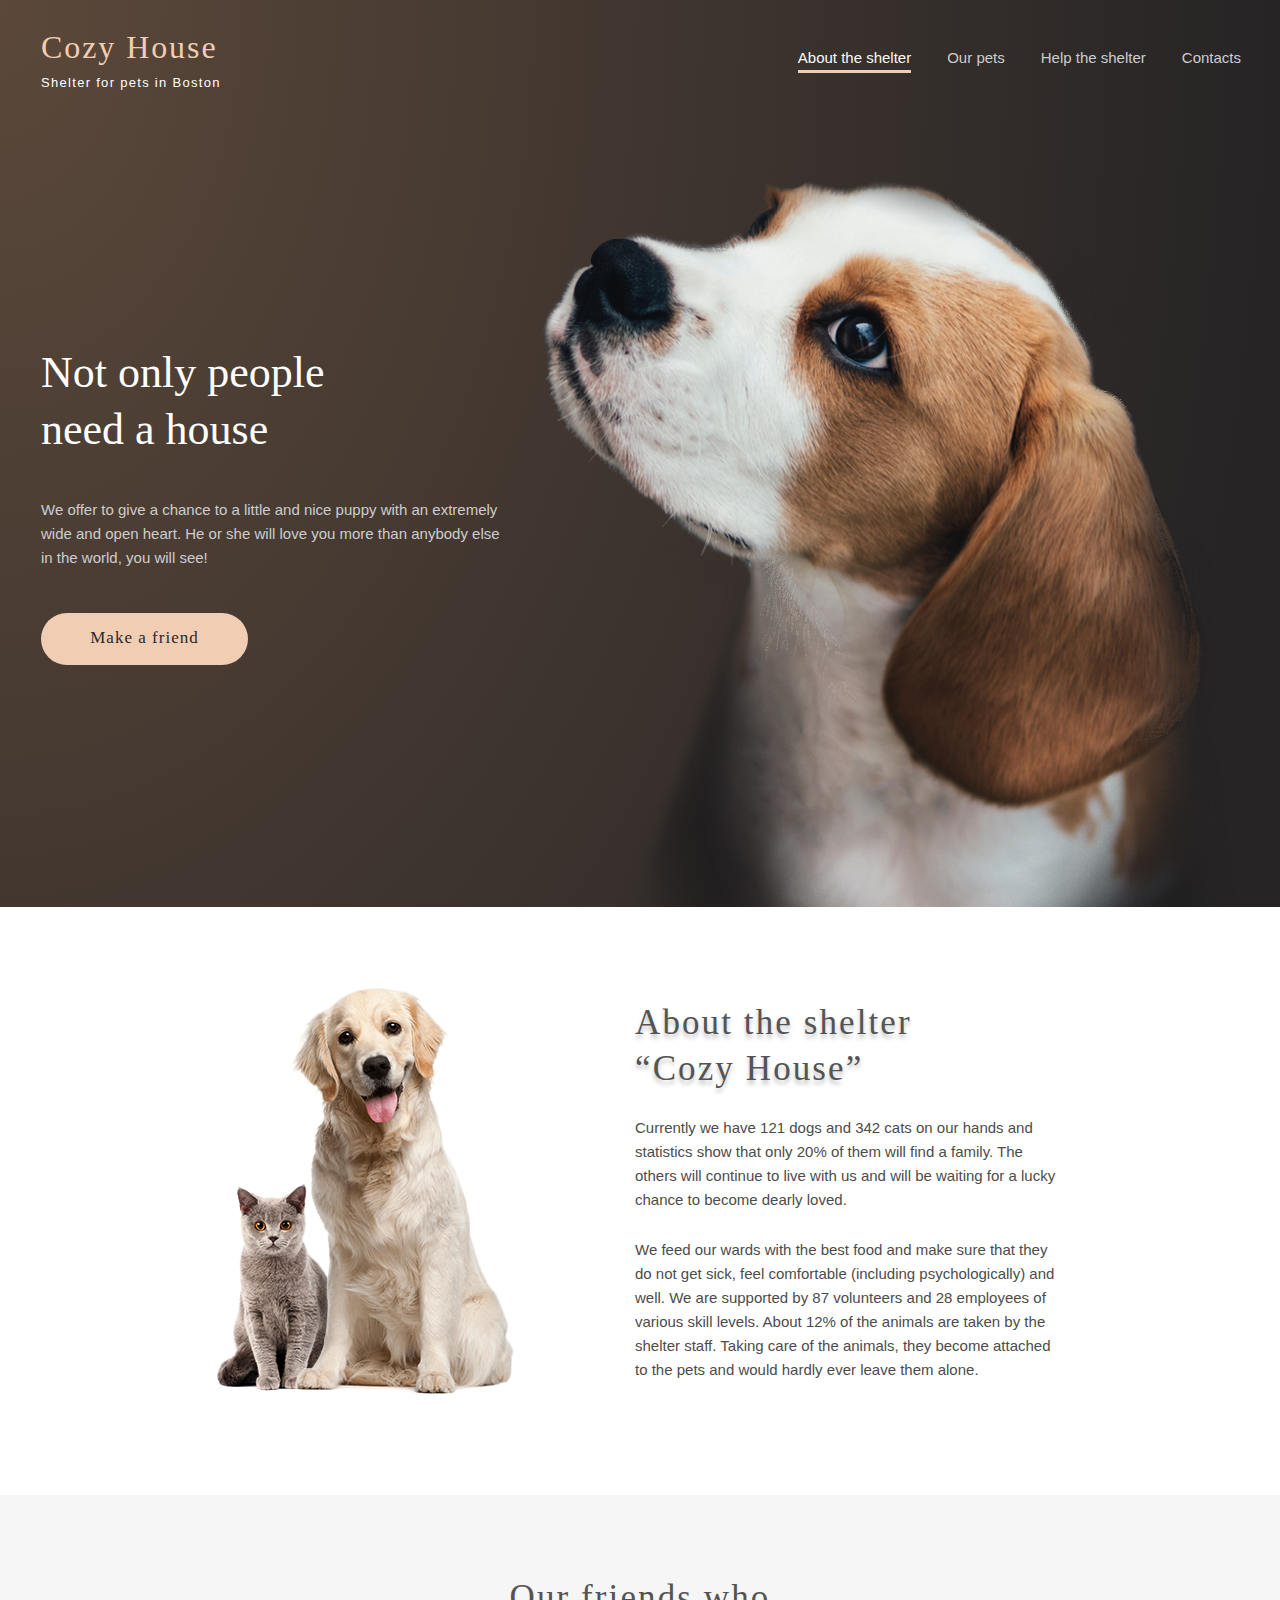
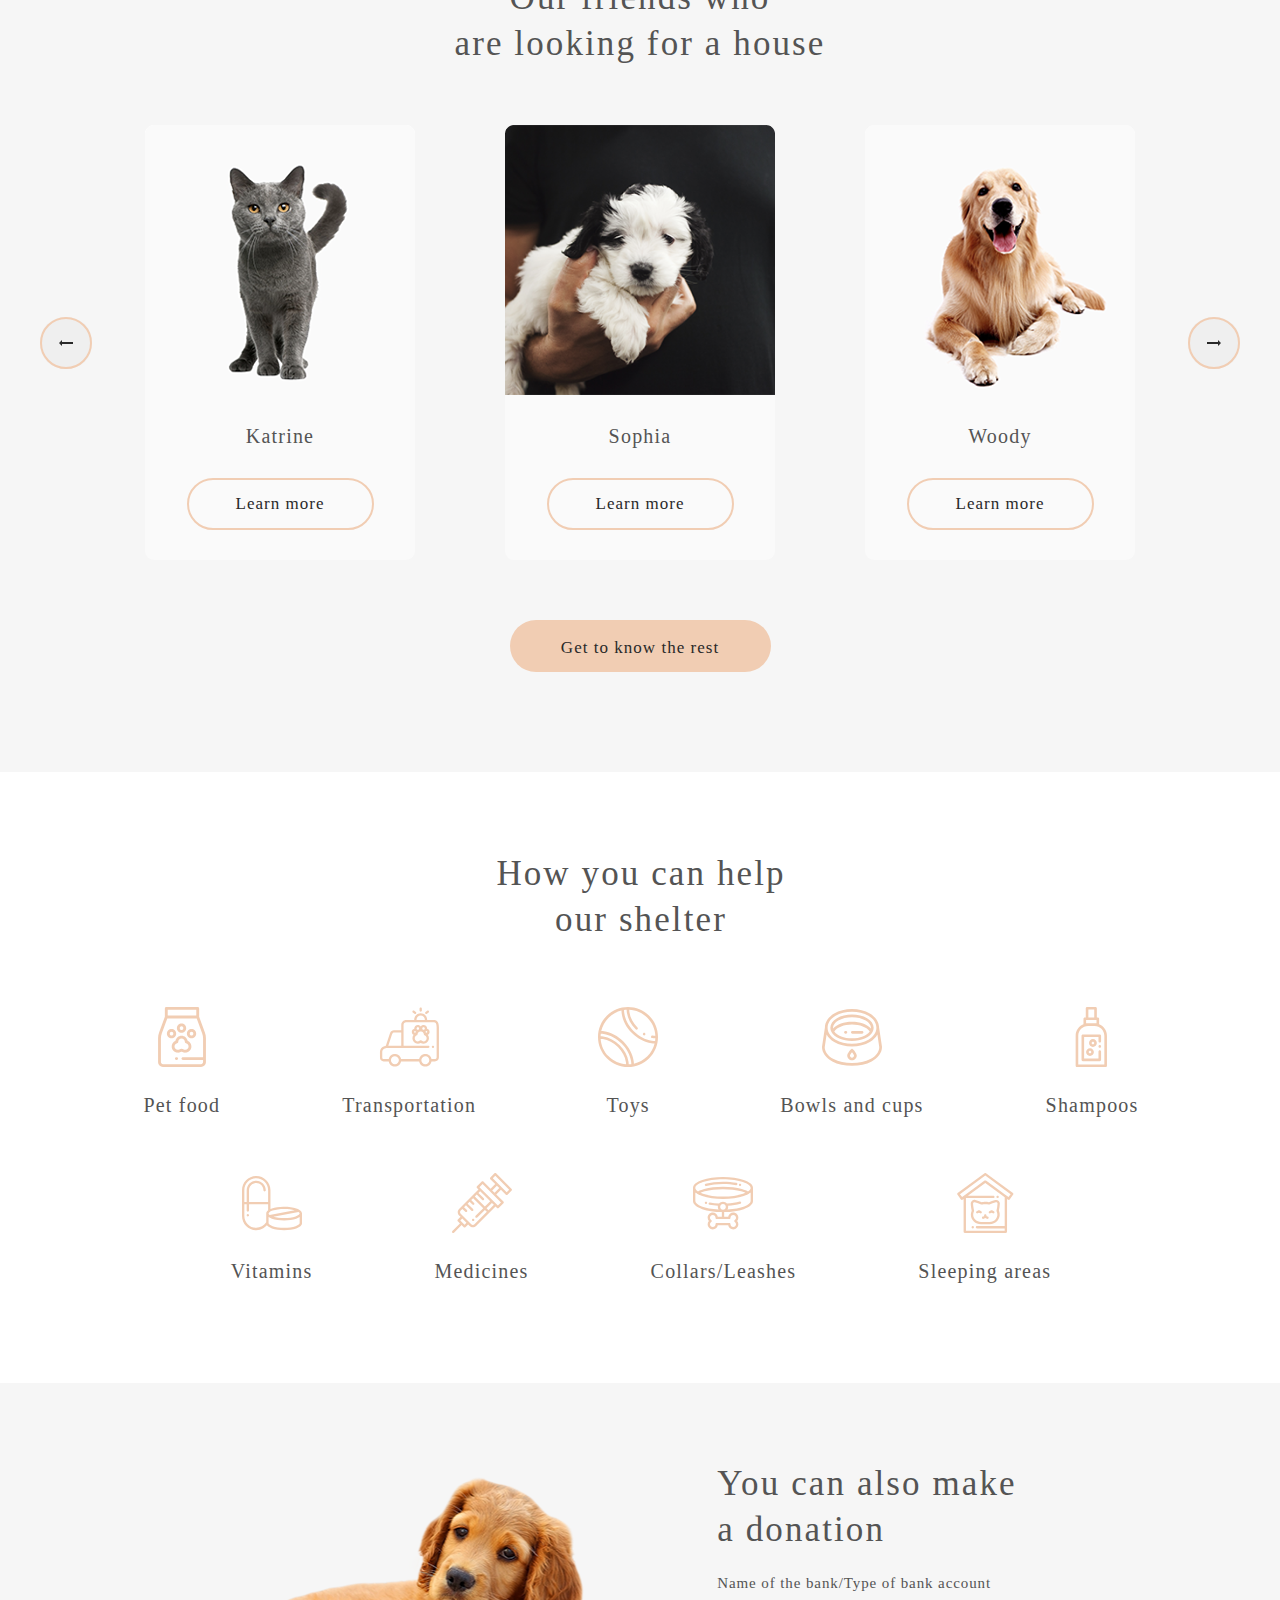
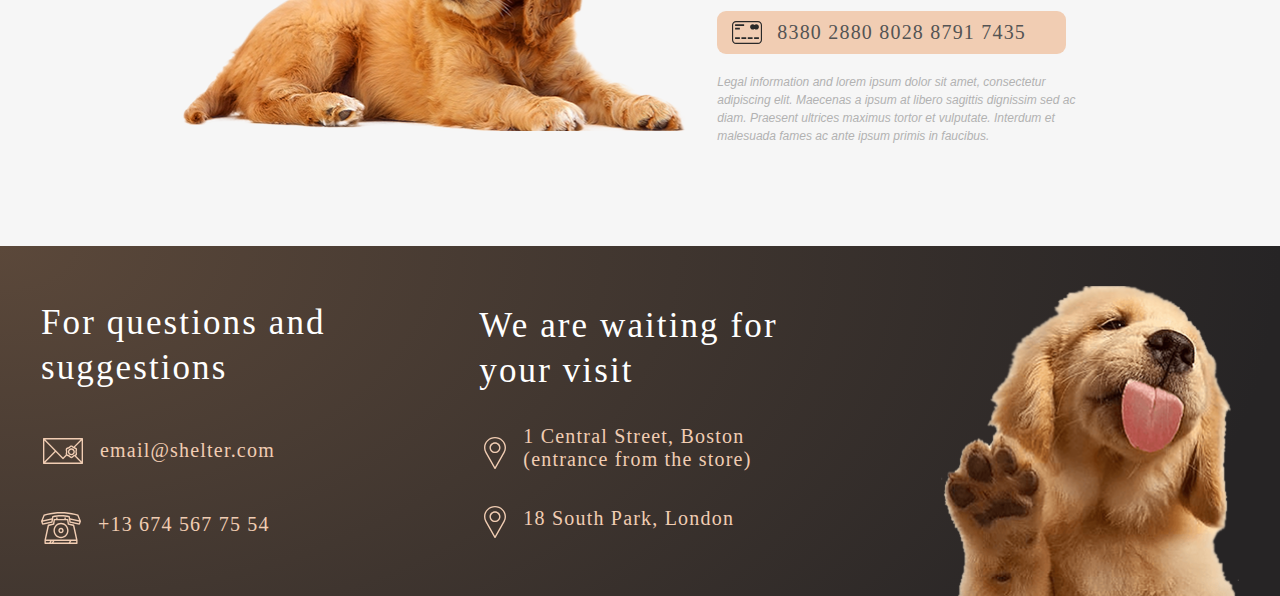
<file: shelter/pages/main/index.html>
<!DOCTYPE html>
<html lang="en">
<head>
  <meta charset="UTF-8">
  <meta http-equiv="X-UA-Compatible" content="IE=edge">
  <meta name="viewport" content="width=device-width, initial-scale=1.0">
  <link rel="stylesheet" href="normalize.css">
  <link rel="stylesheet" href="style.css">
  <link rel="stylesheet" href="burgers.css">
  <link rel="stylesheet" href="../our-pets/popup.css">
  <link rel="shortcut icon" href="../../assets/icons/favicon-16x16.png" type="image/x-icon">
  <title>Cozy House</title>
  <meta property="og:url" content="https://vanoki.github.io/Cozy-house/shelter/pages/main/index.html">
  <meta property="og:type" content="website">
  <meta property="og:title" content="Cozy House">
  <meta property="og:description" content="two-page website for an animal shelter in Boston">
  <meta property="og:image" content="../../assets/preview/Cozy-house_preview.png">
  <meta property="og:image:width" content="968"/>
  <meta property="og:image:height" content="504"/>
</head>
<body>

  <div class="popup_container" id="card_1">
    <div class="popup_middle">
      <div class="popup_card">
        <div>
          <img  class="popup_image"
          src="../../assets/images/pets-katrine.png" alt="pets-katrine">
        </div> 
        <div class="popup_text">
          <h3 class="popup_header">
            Katrine
          </h3>
          <p class="popup_summary">
            Cat - British Shorthair
          </p>
          <p class="popup_main_text">
            Katrine is a beautiful girl. 
            She is as soft as the finest 
            velvet with a thick lush fur.
             Will love you until the last
              breath she takes as long as
               you are the one. She is picky
                about her affection. She
                 loves cuddles and to
                  stretch into your hands
                   for a deeper relaxations.
          </p>
          <ul class="popup_list">
            <li class="add_dot"><span class="bold_text">Age</span>6 month</li>
            <li class="add_dot"><span class="bold_text">Inoculations:</span>panleukopenia</li>
            <li class="add_dot"><span class="bold_text">Diseases:</span>none</li>
            <li class="add_dot"><span class="bold_text">Parasites:</span>none</li>
          </ul>
        </div> 
        <img class="close"
        src="../../assets/icons/modal_close_button.svg" alt="close">
      </div>
    </div>
  </div>

  <div class="popup_container" id="card_2">
    <div class="popup_middle">
      <div class="popup_card">
        <div>
          <img  class="popup_image"
          src="../../assets/images/pets-jennifer.png" alt="jennifer">
        </div> 
        <div class="popup_text">
          <h3 class="popup_header">
            Jennifer
          </h3>
          <p class="popup_summary">
            Dog - Labrador
          </p>
          <p class="popup_main_text">
            Jennifer is a sweet 2 months old Labrador
             that is patiently waiting to find a new forever
              home. This girl really enjoys being able
               to go outside to run and play, but won't
                hesitate to play up a storm in the house 
                if she has all of her favorite toys.
          </p>
          <ul class="popup_list">
            <li class="add_dot"><span class="bold_text">Age</span>2 month</li>
            <li class="add_dot"><span class="bold_text">Inoculations:</span>none</li>
            <li class="add_dot"><span class="bold_text">Diseases:</span>none</li>
            <li class="add_dot"><span class="bold_text">Parasites:</span>none</li>
          </ul>
        </div> 
        <img class="close"
        src="../../assets/icons/modal_close_button.svg" alt="close">
      </div>
    </div>
  </div>

  <div class="popup_container" id="card_3">
    <div class="popup_middle">
      <div class="popup_card">
        <div>
          <img  class="popup_image"
          src="../../assets/images/pets-woody.png" alt="pets-woody">
        </div> 
        <div class="popup_text">
          <h3 class="popup_header">
            Woody
          </h3>
          <p class="popup_summary">
            Dog - Golden Retriever
          </p>
          <p class="popup_main_text">
            Woody is a handsome 3 1/2 year old boy.
             Woody does know basic commands and is a smart pup.
              Since he is on the stronger side, he will learn a
               lot from your training. Woody will be happier
                when he finds a new family that can spend
                 a lot of time with him.
          </p>
          <ul class="popup_list">
            <li class="add_dot"><span class="bold_text">Age</span>6 month</li>
            <li class="add_dot"><span class="bold_text">Inoculations:</span>adenovirus, distemper</li>
            <li class="add_dot"><span class="bold_text">Diseases:</span>right back leg mobility reduced</li>
            <li class="add_dot"><span class="bold_text">Parasites:</span>none</li>
          </ul>
        </div> 
        <img class="close"
        src="../../assets/icons/modal_close_button.svg" alt="close">
      </div>
    </div>
  </div>

  <div class="popup_container" id="card_4">
    <div class="popup_middle">
      <div class="popup_card">
        <div>
          <img  class="popup_image"
          src="../../assets/images/sofia.png" alt="sofia">
        </div> 
        <div class="popup_text">
          <h3 class="popup_header">
            Sophia
          </h3>
          <p class="popup_summary">
            Dog - Shih tzu
          </p>
          <p class="popup_main_text">
            Sophia here and I'm looking for my forever home to live out the best years
             of my life. I am full of energy. Everyday I'm learning new things, like
              how to walk on a leash, go potty outside, bark and play with toys and 
              I still need some practice.
          </p>
          <ul class="popup_list">
            <li class="add_dot"><span class="bold_text">Age</span>1 month</li>
            <li class="add_dot"><span class="bold_text">Inoculations:</span>parvovirus</li>
            <li class="add_dot"><span class="bold_text">Diseases:</span>none</li>
            <li class="add_dot"><span class="bold_text">Parasites:</span>none</li>
          </ul>
        </div> 
        <img class="close"
        src="../../assets/icons/modal_close_button.svg" alt="close">
      </div>
    </div>
  </div>

  <div class="popup_container" id="card_5">
    <div class="popup_middle">
      <div class="popup_card">
        <div>
          <img  class="popup_image"
          src="../../assets/images/pets-timmy.png" alt="Timmy">
        </div> 
        <div class="popup_text">
          <h3 class="popup_header">
            Timmy
          </h3>
          <p class="popup_summary">
            Cat - British Shorthair
          </p>
          <p class="popup_main_text">
            Timmy is an adorable grey 
            british shorthair male. 
            He loves to play and snuggle.
             He is neutered and up to date 
             on age appropriate vaccinations. 
             He can be chatty and enjoys
              being held. Timmy has a lot
               to say and wants a person 
               to share his thoughts with.
          </p>
          <ul class="popup_list">
            <li class="add_dot"><span class="bold_text">Age</span>3 month</li>
            <li class="add_dot"><span class="bold_text">Inoculations:</span>calicivirus, viral rhinotracheitis</li>
            <li class="add_dot"><span class="bold_text">Diseases:</span>kidney stones</li>
            <li class="add_dot"><span class="bold_text">Parasites:</span>none</li>
          </ul>
        </div> 
        <img class="close"
        src="../../assets/icons/modal_close_button.svg" alt="close">
      </div>
    </div>
  </div>

  <div class="popup_container" id="card_6">
    <div class="popup_middle">
      <div class="popup_card">
        <div>
          <img  class="popup_image"
          src="../../assets/images/pets-charly.png" alt="pets-charly">
        </div> 
        <div class="popup_text">
          <h3 class="popup_header">
            Charly
          </h3>
          <p class="popup_summary">
            Dog - Jack Russell Terrier
          </p>
          <p class="popup_main_text">
            This cute boy, Charly, is three years old and he likes adults and kids.
             He isn’t fond of many other dogs, so he might do best in a single dog home. 
             Charly has lots of energy, and loves to run and play. We think a fenced
              yard would make him very happy.
          </p>
          <ul class="popup_list">
            <li class="add_dot"><span class="bold_text">Age</span>8 years</li>
            <li class="add_dot"><span class="bold_text">Inoculations:</span>bordetella bronchiseptica, leptospirosis</li>
            <li class="add_dot"><span class="bold_text">Diseases:</span>deafness, blindness</li>
            <li class="add_dot"><span class="bold_text">Parasites:</span>lice, fleas</li>
          </ul>
        </div> 
        <img class="close"
        src="../../assets/icons/modal_close_button.svg" alt="close">
      </div>
    </div>
  </div>

  <div class="popup_container" id="card_7">
    <div class="popup_middle">
      <div class="popup_card">
        <div>
          <img  class="popup_image"
          src="../../assets/images/pets-scarlet.png" alt="pets-scarlet">
        </div> 
        <div class="popup_text">
          <h3 class="popup_header">
            Scarlett
          </h3>
          <p class="popup_summary">
            Dog - Jack Russell Terrier
          </p>
          <p class="popup_main_text">
            Scarlett is a happy, playful girl who will make you laugh and smile.
             She forms a bond quickly and will make a loyal companion and a wonderful
              family dog or a good companion for a single individual too since she
               likes to hang out and be with her human.
          </p>
          <ul class="popup_list">
            <li class="add_dot"><span class="bold_text">Age</span>1 month</li>
            <li class="add_dot"><span class="bold_text">Inoculations:</span>parainfluenza</li>
            <li class="add_dot"><span class="bold_text">Diseases:</span>none</li>
            <li class="add_dot"><span class="bold_text">Parasites:</span>none</li>
          </ul>
        </div> 
        <img class="close"
        src="../../assets/icons/modal_close_button.svg" alt="close">
      </div>
    </div>
  </div>

  <div class="popup_container" id="card_8">
    <div class="popup_middle">
      <div class="popup_card">
        <div>
          <img  class="popup_image"
          src="../../assets/images/pets-freddy.png" alt="pets-freddy">
        </div> 
        <div class="popup_text">
          <h3 class="popup_header">
            Freddie
          </h3>
          <p class="popup_summary">
            Cat - British Shorthair
          </p>
          <p class="popup_main_text">
            Freddie is a little shy at first, but very sweet when he warms up. 
            He likes playing with shoe strings and bottle caps. He is quick to 
            learn the rhythms of his human’s daily life. Freddie has bounced 
            around a lot in his life, and is looking to find his forever home.
          </p>
          <ul class="popup_list">
            <li class="add_dot"><span class="bold_text">Age</span>2 months</li>
            <li class="add_dot"><span class="bold_text">Inoculations:</span>rabies</li>
            <li class="add_dot"><span class="bold_text">Diseases:</span>none</li>
            <li class="add_dot"><span class="bold_text">Parasites:</span>none</li>
          </ul>
        </div> 
        <img class="close"
        src="../../assets/icons/modal_close_button.svg" alt="close">
      </div>
    </div>
  </div>

  <header class="header">
   
  </header>

  <header class="header">
    <div class="wrap main_menu">
        <div class="logo">
          <h1  class="main_title"><a class="main_title" href="#">Cozy House</a></h1>
          <p class="main_title_text">Shelter for pets in Boston</p>
        </div>
        <div class="nav_wrap">
          <nav>
            <ul>
              <li>
                <a class="active_link" href="#">About the shelter</a>
              </li> 
              <li><a class="nav_text" href="../our-pets/index2.html">Our pets</a></li>
              <li><a class="nav_text" href="#help">Help the shelter</a></li>
              <li><a class="nav_text" href="#footer">Contacts</a></li>
            </ul>
          </nav>
        </div>

        <div class="burger_ico">
          <span class="burger_span"></span>
          <span class="burger_span"></span>
          <span class="burger_span"></span>
        </div>

        <div class="burger_wrap hide">
          <nav>
            <ul class="main_burger">
              <li class="add_margin">
                <a class="active_link" href="#">About the shelter</a>
              </li> 
              <li class="add_margin"><a class="nav_text" href="../our-pets/index2.html">Our pets</a></li>
              <li class="add_margin"><a class="nav_text" href="#help">Help the shelter</a></li>
              <li class="add_margin"><a class="nav_text" href="#footer">Contacts</a></li>
            </ul>
          </nav>
        </div>

    </div>
    <section class="section_not_only">
        <div class="wrap inside_wrap_not_only">
          <div class="main_text_not_only">
            <h2 class="not_only_title">Not only people need a house</h2>
            <p class="not_only_main">We offer to give a chance to a little
               and nice puppy with an extremely wide
                and open heart. He or she will love
                 you more than anybody else in the
                  world, you will see!</p>
            <a href='#our_friends'
             class="make_a_friend"><p class="make_a_friend_text">Make a friend</p></a>
          </div>
          <div class="puppy">

          </div>
        </div>
    </section>
  </header>
  <main>
    <section class="about about_bg">
      <div class="wrap_about">
        <div class="pets">

        </div>
        <div class="about_content">
          <h3 class="about_content_title">About the shelter “Cozy House”</h3>
          <p class="about_content_text">
            Currently we have 121 dogs and 342 cats on our hands and
             statistics show that only 20% of them will find a family.
              The others will continue to live with us and will be waiting
               for a lucky chance to become dearly loved.
          </p>
          <p class="about_content_text">
            We feed our wards with the best food and make sure that they do not get sick,
             feel comfortable (including psychologically) and well. We are supported by
              87 volunteers and 28 employees of various skill levels. About 12% of the
               animals are taken by the shelter staff. Taking care of the animals,
                they become attached to the pets and would hardly ever leave them alone.
          </p>
        </div>
      </div>
    </section>
    <section class="section_pets" id="our_friends">
      <h2 class="validator">section_pets</h2>
      <div class="inside_section_pets">
        <div class="section_pets_title">
          <p class="section_pets_titles_styles">
            Our friends who
          </p>
          <p class="section_pets_titles_styles">
            are looking for a house
          </p>
        </div>
        <div class="slider">

          <button class="arrow_pets left_arrow">
            <img src="../../assets/icons/button_arrow.svg" alt="button_arrow">
          </button>

          <div class="cards" id="container">

            <div class="card card_1">
              <div class="image">
                <img src="../../assets/images/pets-katrine.png" alt="pets-katrine">
              </div>
              <p class="card_title">Katrine</p>
              <button class="card_button">Learn more</button>
            </div>
  
            <div class="card card_2">
              <div class="image">
                <img src="../../assets/images/pets-jennifer.png" alt="pets-jennifer">
              </div>
              <p class="card_title">Jennifer</p>
              <button class="card_button">Learn more</button>
            </div>
  
            <div class="card card_3">
              <div class="image">
                <img src="../../assets/images/pets-woody.png" alt="pets-woodрy">
              </div>
              <p class="card_title">Woody</p>
              <button class="card_button">Learn more</button>
            </div>
  
            <div class="card card_4">
              <div class="image">
                <img src="../../assets/images/sofia.png" alt="sofia">
              </div>
              <p class="card_title">Sophia</p>
              <button class="card_button">Learn more</button>
            </div>
  
            <div class="card card_5">
              <div class="image">
                <img src="../../assets/images/pets-timmy.png" alt="pets-timmy">
              </div>
              <p class="card_title">Timmy</p>
              <button class="card_button">Learn more</button>
            </div>
  
            <div class="card card_6">
              <div class="image">
                <img src="../../assets/images/pets-charly.png" alt="pets-charly">
              </div>
              <p class="card_title">Charly</p>
              <button class="card_button">Learn more</button>
            </div>
  
            <div class="card card_7">
              <div class="image">
                <img src="../../assets/images/pets-scarlet.png" alt="pets-scarlet">
              </div>
              <p class="card_title">Scarlett</p>
              <button class="card_button">Learn more</button>
            </div>
  
            <div class="card card_8">
              <div class="image">
                <img src="../../assets/images/pets-freddy.png" alt="pets-freddy">
              </div>
              <p class="card_title">Freddie</p>
              <button class="card_button">Learn more</button>
            </div>

          </div>

          <button class="arrow_pets right_arrow">
            <img src="../../assets/icons/button_arrow_right.svg" alt="button_arrow_right">
          </button>

        </div>

          <a  class="button_pets" href="../our-pets/index2.html">
            Get to know the rest
          </a>

      </div>
    </section>
    <section class="help" id="help">
      <div class="wrap wrap_help">
        
        <div class="help_main_title">
          <h3 class="help_title">
            How you can help
          </h3>
          <h3 class="help_title">
            our shelter
          </h3>
        </div>

        <div class="rows">

          <div class="help_item help">
            <img class="help_item_ico" src="../../assets/icons/pet_food.svg" alt="pet_food">
            <h4 class="help_item_title">Pet food</h4>
          </div>

          <div class="help_item">
            <img class="help_item_ico" src="../../assets/icons/icon-transportation.svg" alt="icon-transportation">
            <h4 class="help_item_title">Transportation</h4>
          </div>

          <div class="help_item">
            <img class="help_item_ico" src="../../assets/icons/icon-toys.svg" alt="icon-toys">
            <h4 class="help_item_title">Toys</h4>
          </div>

          <div class="help_item">
            <img class="help_item_ico" src="../../assets/icons/icon-bowls-and-cups.svg" alt="icon-bowls-and-cups">
            <h4 class="help_item_title">Bowls and cups</h4>
          </div>

          <div class="help_item help">
            <img class="help_item_ico" src="../../assets/icons/icon-shampoos.svg" alt="icon-shampoos">
            <h4 class="help_item_title">Shampoos</h4>
          </div>

          <div class="help_item">
            <img class="help_item_ico" src="../../assets/icons/icon-vitamins.svg" alt="icon-vitamins">
            <h4 class="help_item_title">Vitamins</h4>
          </div>

          <div class="help_item">
            <img class="help_item_ico" src="../../assets/icons/icon-medicines.svg" alt="icon-medicines">
            <h4 class="help_item_title">Medicines</h4>
          </div>
          
          <div class="help_item">
            <img class="help_item_ico" src="../../assets/icons/icon-collars-leashes.svg" alt="icon-collars-leashes">
            <h4 class="help_item_title">Collars/Leashes</h4>
          </div>

          <div class="help_item">
            <img class="help_item_ico" src="../../assets/icons/icon-sleeping-area.svg" alt="icon-sleeping-area">
            <h4 class="help_item_title">Sleeping areas</h4>
          </div>

        </div>

      </div>
    </section>
    <section class="addition">
      <div class="addition_container">

        <div class="donation_dog_image">
          <!--<img src="../../assets/images/donation-dog.png" alt="donation-dog">-->
        </div>

        <div class="addition_main_content">
          <h3 class="addition_main_content_title">
            You can also make a donation
          </h3>
          <p class="bank">
            Name of the bank/Type of bank account
          </p>

          <div>
            <a  class="bank_card" href="#!">
              <img class="card_ico" src="../../assets/icons/credit-card.svg" alt="credit-card">
              <p class="card_number">8380 2880 8028 8791 7435</p>
            </a>
          </div>

          <p class="addition_main_conten_main_text">
            Legal information and lorem ipsum dolor sit amet,
             consectetur adipiscing elit. Maecenas a ipsum at
              libero sagittis dignissim sed ac diam. Praesent
               ultrices maximus tortor et vulputate. Interdum
                et malesuada fames ac ante ipsum primis in
                 faucibus.
          </p>

        </div>

      </div>
    </section>
  </main>
  <footer class="footer" id="footer">
    <div class="wrap footer_container">
          <div class="footer_contacts">

            <h3 class="footer_title footer_contacts_title">
              For questions and suggestions
            </h3>

            <div class="email_container">
              <a  class="email" href="mailto:email@shelter.com">
                <img class="email_image" src="../../assets/icons/mail.svg" alt="mail">
                <p class="footer_text">email@shelter.com</p>
              </a>
            </div>

            <div class="phone">
              <a class="email" href="tel:136745677554">
                <img class="email_image" src="../../assets/icons/phone.svg" alt="phone">
                <p class="footer_text">
                  +13 674 567 75 54
                </p>
              </a>
            </div>

          </div>

          <div class="footer_locations">

            <h3 class="footer_title footer_locations_title">
              We are waiting for your visit
            </h3>
            
            <div class="boston">
              <a class="location_boston" href="https://goo.gl/maps/NWU9phrVu7pNmXN57">
                <img class="email_image" src="../../assets/icons/pin.svg" alt="pin">
                <p class="footer_text boston">
                  1 Central Street, Boston
                  (entrance from the store)
                </p>
              </a>
            </div>

            <div class="london">
              <a class="location_london" href="https://goo.gl/maps/Reu6BcZ4k5Tf8zn49">
                <img class="email_image" src="../../assets/icons/pin.svg" alt="pin">
                <p class="footer_text">
                  18 South Park, London 
                </p>
              </a>
            </div>

          </div>

          <div class="footer_puppy">
            <!--<img class="footer_puppy" 
              src="../../assets/images/footer-puppy.png" 
              alt="footer-puppy">-->
          </div>
    </div>
  </footer>
  <script src="../our-pets/popup.js"></script>
  <script src="burger.js"></script>
  <script src="script.js"></script>
</body>
</html>
</file>
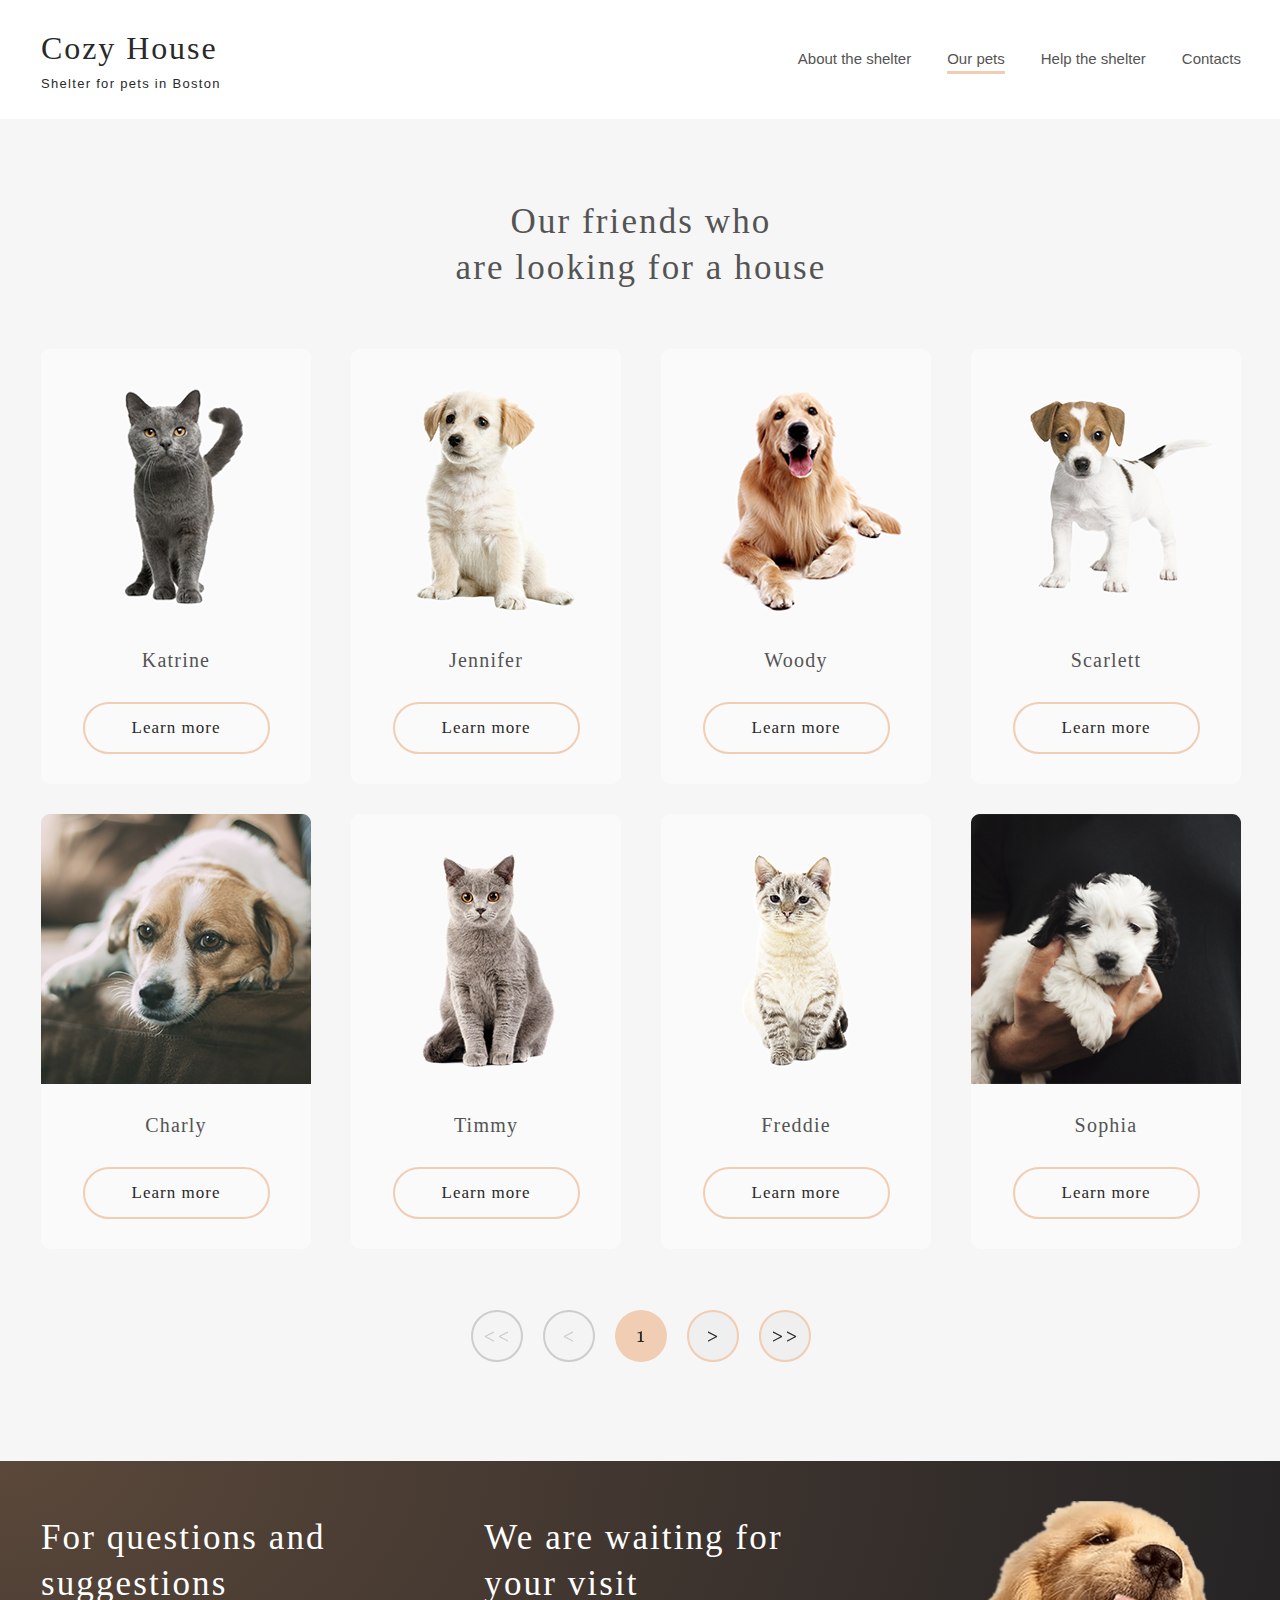
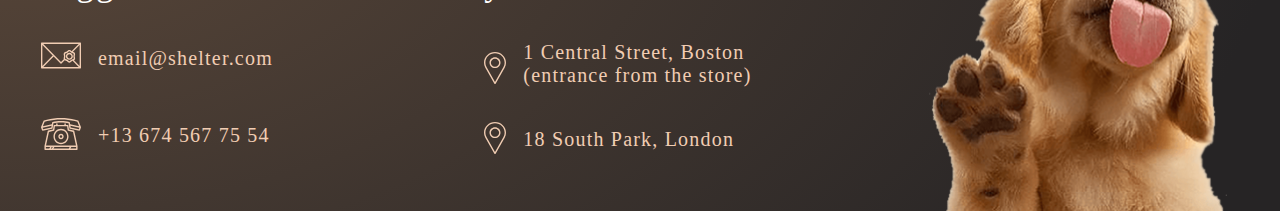
<file: shelter/pages/our-pets/index2.html>
<!DOCTYPE html>
<html lang="en">
<head>
  <meta charset="UTF-8">
  <meta http-equiv="X-UA-Compatible" content="IE=edge">
  <meta name="viewport" content="width=device-width, initial-scale=1.0">
  <link rel="stylesheet" href="../main/normalize.css">
  <link rel="stylesheet" href="style2.css">
  <link rel="stylesheet" href="popup.css">
  <link rel="stylesheet" href="../main/burgers.css">
  <link rel="shortcut icon" href="../../assets/icons/favicon-16x16.png" type="image/x-icon">
  <title>Cozy House</title>
</head>
<body>

  <div class="popup_container" id="card_1">
    <div class="popup_middle">
      <div class="popup_card">
        <div>
          <img  class="popup_image"
          src="../../assets/images/pets-katrine.png" alt="pets-katrine">
        </div> 
        <div class="popup_text">
          <h3 class="popup_header">
            Katrine
          </h3>
          <p class="popup_summary">
            Cat - British Shorthair
          </p>
          <p class="popup_main_text">
            Katrine is a beautiful girl. 
            She is as soft as the finest 
            velvet with a thick lush fur.
             Will love you until the last
              breath she takes as long as
               you are the one. She is picky
                about her affection. She
                 loves cuddles and to
                  stretch into your hands
                   for a deeper relaxations.
          </p>
          <ul class="popup_list">
            <li class="add_dot"><span class="bold_text">Age</span>6 month</li>
            <li class="add_dot"><span class="bold_text">Inoculations:</span>panleukopenia</li>
            <li class="add_dot"><span class="bold_text">Diseases:</span>none</li>
            <li class="add_dot"><span class="bold_text">Parasites:</span>none</li>
          </ul>
        </div> 
        <img class="close"
        src="../../assets/icons/modal_close_button.svg" alt="close">
      </div>
    </div>
  </div>

  <div class="popup_container" id="card_2">
    <div class="popup_middle">
      <div class="popup_card">
        <div>
          <img  class="popup_image"
          src="../../assets/images/pets-jennifer.png" alt="jennifer">
        </div> 
        <div class="popup_text">
          <h3 class="popup_header">
            Jennifer
          </h3>
          <p class="popup_summary">
            Dog - Labrador
          </p>
          <p class="popup_main_text">
            Jennifer is a sweet 2 months old Labrador
             that is patiently waiting to find a new forever
              home. This girl really enjoys being able
               to go outside to run and play, but won't
                hesitate to play up a storm in the house 
                if she has all of her favorite toys.
          </p>
          <ul class="popup_list">
            <li class="add_dot"><span class="bold_text">Age</span>2 month</li>
            <li class="add_dot"><span class="bold_text">Inoculations:</span>none</li>
            <li class="add_dot"><span class="bold_text">Diseases:</span>none</li>
            <li class="add_dot"><span class="bold_text">Parasites:</span>none</li>
          </ul>
        </div> 
        <img class="close"
        src="../../assets/icons/modal_close_button.svg" alt="close">
      </div>
    </div>
  </div>

  <div class="popup_container" id="card_3">
    <div class="popup_middle">
      <div class="popup_card">
        <div>
          <img  class="popup_image"
          src="../../assets/images/pets-woody.png" alt="pets-woody">
        </div> 
        <div class="popup_text">
          <h3 class="popup_header">
            Woody
          </h3>
          <p class="popup_summary">
            Dog - Golden Retriever
          </p>
          <p class="popup_main_text">
            Woody is a handsome 3 1/2 year old boy.
             Woody does know basic commands and is a smart pup.
              Since he is on the stronger side, he will learn a
               lot from your training. Woody will be happier
                when he finds a new family that can spend
                 a lot of time with him.
          </p>
          <ul class="popup_list">
            <li class="add_dot"><span class="bold_text">Age</span>6 month</li>
            <li class="add_dot"><span class="bold_text">Inoculations:</span>adenovirus, distemper</li>
            <li class="add_dot"><span class="bold_text">Diseases:</span>right back leg mobility reduced</li>
            <li class="add_dot"><span class="bold_text">Parasites:</span>none</li>
          </ul>
        </div> 
        <img class="close"
        src="../../assets/icons/modal_close_button.svg" alt="close">
      </div>
    </div>
  </div>

  <div class="popup_container" id="card_4">
    <div class="popup_middle">
      <div class="popup_card">
        <div>
          <img  class="popup_image"
          src="../../assets/images/sofia.png" alt="sofia">
        </div> 
        <div class="popup_text">
          <h3 class="popup_header">
            Sophia
          </h3>
          <p class="popup_summary">
            Dog - Shih tzu
          </p>
          <p class="popup_main_text">
            Sophia here and I'm looking for my forever home to live out the best years
             of my life. I am full of energy. Everyday I'm learning new things, like
              how to walk on a leash, go potty outside, bark and play with toys and 
              I still need some practice.
          </p>
          <ul class="popup_list">
            <li class="add_dot"><span class="bold_text">Age</span>1 month</li>
            <li class="add_dot"><span class="bold_text">Inoculations:</span>parvovirus</li>
            <li class="add_dot"><span class="bold_text">Diseases:</span>none</li>
            <li class="add_dot"><span class="bold_text">Parasites:</span>none</li>
          </ul>
        </div> 
        <img class="close"
        src="../../assets/icons/modal_close_button.svg" alt="close">
      </div>
    </div>
  </div>

  <div class="popup_container" id="card_5">
    <div class="popup_middle">
      <div class="popup_card">
        <div>
          <img  class="popup_image"
          src="../../assets/images/pets-timmy.png" alt="Timmy">
        </div> 
        <div class="popup_text">
          <h3 class="popup_header">
            Timmy
          </h3>
          <p class="popup_summary">
            Cat - British Shorthair
          </p>
          <p class="popup_main_text">
            Timmy is an adorable grey 
            british shorthair male. 
            He loves to play and snuggle.
             He is neutered and up to date 
             on age appropriate vaccinations. 
             He can be chatty and enjoys
              being held. Timmy has a lot
               to say and wants a person 
               to share his thoughts with.
          </p>
          <ul class="popup_list">
            <li class="add_dot"><span class="bold_text">Age</span>3 month</li>
            <li class="add_dot"><span class="bold_text">Inoculations:</span>calicivirus, viral rhinotracheitis</li>
            <li class="add_dot"><span class="bold_text">Diseases:</span>kidney stones</li>
            <li class="add_dot"><span class="bold_text">Parasites:</span>none</li>
          </ul>
        </div> 
        <img class="close"
        src="../../assets/icons/modal_close_button.svg" alt="close">
      </div>
    </div>
  </div>

  <div class="popup_container" id="card_6">
    <div class="popup_middle">
      <div class="popup_card">
        <div>
          <img  class="popup_image"
          src="../../assets/images/pets-charly.png" alt="pets-charly">
        </div> 
        <div class="popup_text">
          <h3 class="popup_header">
            Charly
          </h3>
          <p class="popup_summary">
            Dog - Jack Russell Terrier
          </p>
          <p class="popup_main_text">
            This cute boy, Charly, is three years old and he likes adults and kids.
             He isn’t fond of many other dogs, so he might do best in a single dog home. 
             Charly has lots of energy, and loves to run and play. We think a fenced
              yard would make him very happy.
          </p>
          <ul class="popup_list">
            <li class="add_dot"><span class="bold_text">Age</span>8 years</li>
            <li class="add_dot"><span class="bold_text">Inoculations:</span>bordetella bronchiseptica, leptospirosis</li>
            <li class="add_dot"><span class="bold_text">Diseases:</span>deafness, blindness</li>
            <li class="add_dot"><span class="bold_text">Parasites:</span>lice, fleas</li>
          </ul>
        </div> 
        <img class="close"
        src="../../assets/icons/modal_close_button.svg" alt="close">
      </div>
    </div>
  </div>

  <div class="popup_container" id="card_7">
    <div class="popup_middle">
      <div class="popup_card">
        <div>
          <img  class="popup_image"
          src="../../assets/images/pets-scarlet.png" alt="pets-scarlet">
        </div> 
        <div class="popup_text">
          <h3 class="popup_header">
            Scarlett
          </h3>
          <p class="popup_summary">
            Dog - Jack Russell Terrier
          </p>
          <p class="popup_main_text">
            Scarlett is a happy, playful girl who will make you laugh and smile.
             She forms a bond quickly and will make a loyal companion and a wonderful
              family dog or a good companion for a single individual too since she
               likes to hang out and be with her human.
          </p>
          <ul class="popup_list">
            <li class="add_dot"><span class="bold_text">Age</span>1 month</li>
            <li class="add_dot"><span class="bold_text">Inoculations:</span>parainfluenza</li>
            <li class="add_dot"><span class="bold_text">Diseases:</span>none</li>
            <li class="add_dot"><span class="bold_text">Parasites:</span>none</li>
          </ul>
        </div> 
        <img class="close"
        src="../../assets/icons/modal_close_button.svg" alt="close">
      </div>
    </div>
  </div>

  <div class="popup_container" id="card_8">
    <div class="popup_middle">
      <div class="popup_card">
        <div>
          <img  class="popup_image"
          src="../../assets/images/pets-freddy.png" alt="pets-freddy">
        </div> 
        <div class="popup_text">
          <h3 class="popup_header">
            Freddie
          </h3>
          <p class="popup_summary">
            Cat - British Shorthair
          </p>
          <p class="popup_main_text">
            Freddie is a little shy at first, but very sweet when he warms up. 
            He likes playing with shoe strings and bottle caps. He is quick to 
            learn the rhythms of his human’s daily life. Freddie has bounced 
            around a lot in his life, and is looking to find his forever home.
          </p>
          <ul class="popup_list">
            <li class="add_dot"><span class="bold_text">Age</span>2 months</li>
            <li class="add_dot"><span class="bold_text">Inoculations:</span>rabies</li>
            <li class="add_dot"><span class="bold_text">Diseases:</span>none</li>
            <li class="add_dot"><span class="bold_text">Parasites:</span>none</li>
          </ul>
        </div> 
        <img class="close"
        src="../../assets/icons/modal_close_button.svg" alt="close">
      </div>
    </div>
  </div>

  <header class="header">

    <div class="wrap main_menu">
        <div class="logo">
          <h1  class="main_title"><a class="main_title" href="../main/index.html">Cozy House</a></h1>
          <p class="main_title_text">Shelter for pets in Boston</p>
        </div>
        <div class="nav_wrap">
          <nav>
            <ul>
              <li><a class="nav_text" href="../main/index.html">About the shelter</a></li>
              <li><a class="active_link" href="#">Our pets</a></li>
              <li><a class="nav_text" href="../main/index.html#help">Help the shelter</a></li>
              <li><a class="nav_text" href="#footer">Contacts</a></li>
            </ul>
          </nav>
        </div>
        
        <div class="burger_ico">
          <span class="burger_span"></span>
          <span class="burger_span"></span>
          <span class="burger_span"></span>
        </div>

        <div class="burger_wrap hide">
          <nav>
            <ul class="main_burger">
              <li class="add_margin"><a class="nav_text" href="../main/index.html">About the shelter</a></li>
              <li class="add_margin"><a class="active_link" href="#">Our pets</a></li>
              <li class="add_margin"><a class="nav_text" href="../main/index.html#help">Help the shelter</a></li>
              <li class="add_margin"><a class="nav_text" href="#footer">Contacts</a></li>
            </ul>
          </nav>
        </div>
    
      </div>
    
  </header>

  <main>
    <section class="pets_section">

      <div class="wrap pets_wrap">

        <div class="pets_title_container">
          <h3 class="pets_title">Our friends who</h3>
          <h3 class="pets_title">are looking for a house</h3>
        </div>

        <div class="pets_cards">
          
          <div class="card card_1">
            <div class="image">
              <img src="../../assets/images/pets-katrine.png" alt="pets-katrine">
            </div>
            <p class="card_title">Katrine</p>
            <button class="card_button">Learn more</button>
          </div>

          <div class="card card_2">
            <div class="image">
              <img src="../../assets/images/pets-jennifer.png" alt="pets-jennifer">
            </div>
            <p class="card_title">Jennifer</p>
            <button class="card_button">Learn more</button>
          </div>

          <div class="card card_3">
            <div class="image">
              <img src="../../assets/images/pets-woody.png" alt="pets-woodрy">
            </div>
            <p class="card_title">Woody</p>
            <button class="card_button">Learn more</button>
          </div>

          <div class="card card_4">
            <div class="image">
              <img src="../../assets/images/sofia.png" alt="sofia">
            </div>
            <p class="card_title">Sophia</p>
            <button class="card_button">Learn more</button>
          </div>

          <div class="card card_5">
            <div class="image">
              <img src="../../assets/images/pets-timmy.png" alt="pets-timmy">
            </div>
            <p class="card_title">Timmy</p>
            <button class="card_button">Learn more</button>
          </div>

          <div class="card card_6">
            <div class="image">
              <img src="../../assets/images/pets-charly.png" alt="pets-charly">
            </div>
            <p class="card_title">Charly</p>
            <button class="card_button">Learn more</button>
          </div>

          <div class="card card_7">
            <div class="image">
              <img src="../../assets/images/pets-scarlet.png" alt="pets-scarlet">
            </div>
            <p class="card_title">Scarlett</p>
            <button class="card_button">Learn more</button>
          </div>

          <div class="card card_8">
            <div class="image">
              <img src="../../assets/images/pets-freddy.png" alt="pets-freddy">
            </div>
            <p class="card_title">Freddie</p>
            <button class="card_button">Learn more</button>
          </div>

        </div>

        <div class="arrows">

          <button disabled class="arrow_pets">
            <img class="arrows_ico" 
          src="../../assets/icons/button_paginator_inactive.svg"
           alt="button_paginator_inactive">
          </button>

          <button disabled class="arrow_pets">
            <img class="arrows_ico" 
            src="../../assets/icons/button_paginator_inactive_one.svg"
           alt="button_paginator_inactive_one">
          </button>

            <img class="arrows_ico"
            src="../../assets/icons/button_paginator1.svg"
            alt="button_paginator1">
            <!-- attention -->

          <button class="arrow_pets">
            <img class="arrows_ico active"
            src="../../assets/icons/button_paginator.svg"
            alt="button_paginator">
          </button>

          <button class="arrow_pets">
            <img class="arrows_ico active"
            src="../../assets/icons/button_paginato_dobler.svg"
            alt="button_paginator_dobler">
          </button>
          
        </div>

      </div>
    </section>
  </main>

  <footer class="footer" id="footer">
    <div class="wrap footer_container">
          <div class="footer_contacts">

            <h3 class="footer_title">
              For questions and suggestions
            </h3>

            <div class="boston">
              <a  class="email" href="mailto:email@shelter.com">
                <img class="email_image" src="../../assets/icons/mail.svg" alt="mail">
                <p class="footer_text">email@shelter.com</p>
              </a>
            </div>

            <div class="phone">
              <a class="email" href="tel:136745677554">
                <img class="email_image" src="../../assets/icons/phone.svg" alt="phone">
                <p class="footer_text">
                  +13 674 567 75 54
                </p>
              </a>
            </div>

          </div>

          <div class="footer_locations">

            <h3 class="footer_title">
              We are waiting for your visit
            </h3>
            
            <div>
              <a class="email" href="https://goo.gl/maps/NWU9phrVu7pNmXN57">
                <img class="email_image" src="../../assets/icons/pin.svg" alt="pin">
                <p class="footer_text boston">
                  1 Central Street, Boston
                  (entrance from the store)
                </p>
              </a>
            </div>

            <div class="london">
              <a class="email" href="https://goo.gl/maps/Reu6BcZ4k5Tf8zn49">
                <img class="email_image" src="../../assets/icons/pin.svg" alt="pin">
                <p class="footer_text">
                  18 South Park, London 
                </p>
              </a>
            </div>

          </div>

          <div class="footer_puppy">
            <!--<img src="../../assets/images/footer-puppy.png" alt="footer-puppy">-->
          </div>
    </div>
  </footer>
  <script src="../main/burger.js"></script>
  <script src="popup.js"></script>
  <script src="script2.js"></script>
</body>
</html>
</file>
<file: shelter/pages/main/style.css>
html{
  --color-primary: #F1CDB3;
  --grey-bg: #F6F6F6;
  --white-bg: #FFFFFF;
  /* background: radial-gradient(100% 215.42% at 0% 0%, #5B483A 0%, #262425 100%) no-repeat; */  
  /*delete gradient from bg?*/
  scroll-behavior: smooth;
}

body{
  overflow-x: hidden
}

.no-scroll{
  overflow: hidden;
}

.validator{
  display: none;
}

button{
  cursor: pointer;
  transition: .3s;
}

/*header*/

.header{
  /* width: 1280px; */
  margin: 0 auto;
  background: radial-gradient(100% 215.42% at 0% 0%, #5B483A 0%, #262425 100%), url(../../assets/images/noise_transparent@2x.png);
}
.wrap{
  margin: 0 auto;
  max-width: 1200px;
  padding-left: 2px;
}

ul{
  list-style-type: none;
}
li{
  margin-left: 32px;
  display: inline;
}
a{
  text-decoration: none;
  color: inherit;
  transition: .3s;
}

/*a:not(:active):hover{
  cursor: pointer;
}*/

.main_menu{
  padding-top: 30px;
  height: 60px;
  display: flex;
  justify-content: space-between;
  margin-bottom: 89px;
}
.main_title{
  margin: 0 auto;
  font-family: Georgia, 'Times New Roman', Times, serif;
  font-weight: 400;
  font-size: 32px;
  line-height: 110%;
  color: var(--color-primary);
  letter-spacing: 0.06em;
  margin-bottom: 10px;
}
.main_title_text{
  margin: 0 auto;
  font-family: 'Arial';
  font-style: normal;
  font-weight: 400;
  font-size: 13px;
  line-height: 15px;
  display: flex;
  align-items: center;
  letter-spacing: 0.1em;
  color: #FFFFFF;
}
.nav_text{
  font-family: 'Arial';
  font-style: normal;
  font-weight: 400;
  font-size: 15px;
  line-height: 160%;
  color: #CDCDCD;
}

.active_link{
  cursor: default;
  display: inline-block;
  border-bottom: 3px solid #F1CDB3;
  font-family: 'Arial';
  font-style: normal;
  font-weight: 400;
  font-size: 15px;
  line-height: 160%;
  color: #FAFAFA;
}

.nav_text:hover{
  color: #FAFAFA;
}
.nav_text:active{
  cursor: default;
  display: inline-block;
  border-bottom: 3px solid #F1CDB3;
  font-family: 'Arial';
  font-style: normal;
  font-weight: 400;
  font-size: 15px;
  line-height: 160%;
  color: #FAFAFA;
  transition: .5s;
}

.burger_ico{
  display: none;
  width: 30px;
  height: 22px;
  /* background: url(../../assets/icons/Burger.svg); */
  cursor: pointer;
}

.rotate {
  transform: rotate(90deg);
}


.burger_wrap{
  opacity: 1;
  visibility: visible;
  transition: opacity .5s ease-in-out, visibility .5s ease-in-out;
  /* display: none; */
  position: fixed;
  top: 110px;
  left: 0;
  width: 100vw;
  height: 90vh;
  background: rgba(0, 0, 0, 0.5);
  z-index: 2;
  /* transform: translateX(100%) 0.3s ease-out; */
  /* transition: transform 0.3s ease-out */
}

.hide{
  /* display: none; */
  opacity: 0;
  visibility: hidden;
}

.burger_span{
  background-color: #F1CDB3;
}

.main_burger{
  position: absolute;
  top: 0;
  right: 0;
  width: 320px;
  height: 100%;
  display: flex;
  flex-direction: column;
  background: #292929;
}

/*not only*/
.section_not_only{
  /*height: 728px;*/
  /*margin-bottom: 80px;*/
}
.inside_wrap_not_only{
  display: flex;
  /*flex-direction: row;*/
  /*flex-wrap: nowrap;*/
}

.main_text_not_only{
  /* display: flex; */
  flex-direction: column;
  width: 460px;
  height: 322px;
  margin-right: 39px;
}

.not_only_title{
  margin-top: 165px;
  /* margin-left: 2px; */
  margin-bottom: 40px;
  width: 310px;
  font-family: Georgia, 'Times New Roman', Times, serif;
  font-style: normal;
  font-weight: 400;
  font-size: 44px;
  line-height: 130%;
  display: flex;
  align-items: center;
  color: #FFFFFF;
}

.not_only_main{
  font-family: 'Arial';
  font-style: normal;
  font-weight: 400;
  font-size: 15px;
  line-height: 160%;
  display: flex;
  align-items: center;
  color: #CDCDCD;
  margin-bottom: 43px;
  /* margin-right: 30px; */
}

.puppy{
  background: url(../../assets/images/start-screen-puppy.png) no-repeat;
  width: 698px;
  height: 728px;
}

.make_a_friend{
  display: block;
  width: 207px;
  height: 52px;
  background: var(--color-primary);
  border-radius: 100px;
  font-family: 'Georgia';
  font-style: normal;
  font-weight: 400;
  font-size: 17px;
  line-height: 130%;
  letter-spacing: 0.06em;
  color: #292929;
  text-align: center;
}

.make_a_friend:hover{
  background-color: #FDDCC4;
}

.make_a_friend_text{
  padding-top: 14px;
}

/*about*/

main{
  margin: 0 auto;
  /* width: 1280px; */
}

.about_bg{
  height: 508px;
  background: #FFFFFF;
  padding-top: 80px;
}
.wrap_about{
  width: 850px;
  margin: 0 auto;
  display: flex;
  justify-content: space-between;
}
.pets{
  width: 300px;
  height: 408px;
  background: url(../../assets/images/about-pets.png);
}
.about_content{
  width: 430px;
}
.about_content_title{
  width: 370px;
  margin-top: 13px;
  margin-bottom: 25px;
  font-family: 'Georgia';
  font-style: normal;
  font-weight: 400;
  font-size: 35px;
  line-height: 130%;
  display: flex;
  align-items: center;
  letter-spacing: 0.06em;
  color: #545454;
  text-shadow: 0px 4px 4px rgba(0, 0, 0, 0.25);
}
.about_content_text{
  font-family: 'Arial';
  font-style: normal;
  font-weight: 400;
  font-size: 15px;
  line-height: 160%;
  display: flex;
  align-items: center;
  color: #4C4C4C;
  margin-bottom: 26px;
}

/*pets*/

.section_pets{
  height: 797px;
  background: #F6F6F6;
  padding-top: 80px;
}

.inside_section_pets{
  margin: 0 auto;
  width: 1200px;
  height: 697px;
  /* border: 2px solid red; */
  display: flex;
  flex-direction: column;
  align-items: center;
}

.section_pets_title{
  /* width: 400px; */
  /* display: flex; */
  flex-direction: column;
  /* align-items: center; */
  font-family: 'Georgia';
  font-style: normal;
  font-weight: 400;
  font-size: 35px;
  line-height: 130%;
  display: flex;
  align-items: center;
  text-align: center;
  letter-spacing: 0.06em;
  color: #545454;
  white-space: nowrap;
  margin-bottom: 59px;
}

.section_pets_titles_styles{
  margin-top: 0;
  margin-bottom: 0px;
}

.slider{
  width: 1200px;
  height: 435px;
  margin-bottom: 60px;
  display: flex;
  flex-direction: row;
  flex-wrap: nowrap;
  align-items: center;
}

.arrow_pets{
  padding: 0;
  width: 52px;
  height: 52px;
  border: none;
  border-radius: 25px;
}

.arrow_pets:hover{
  background: #FDDCC4;
}

/*card*/

.card{
  width: 270px;
  height: 435px;
  display: flex;
  flex-direction: column;
  align-items: center;
  background: #FAFAFA;
  border-radius: 9px;
  cursor: pointer;
  transition: .5s ease-in-out;
}

.card:hover{
  background: #FFFFFF;
}

.card:hover .card_button{
  background: #FDDCC4;
}
  


.image{
  margin-bottom: 6px;
}

.card_title{
  font-family: 'Georgia';
  font-style: normal;
  font-weight: 400;
  font-size: 20px;
  line-height: 23px;
  display: flex;
  align-items: center;
  text-align: center;
  letter-spacing: 0.06em;
  color: #545454;
  margin-bottom: 30px;
}

.card_button{
  width: 187px;
  height: 52px;
  border: 2px solid #F1CDB3;
  border-radius: 100px;
  background: #FAFAFA;
  font-family: 'Georgia';
  font-style: normal;
  font-weight: 400;
  font-size: 17px;
  line-height: 130%;
  letter-spacing: 0.06em;
  color: #292929;
}

.card_button:hover{
  background: #FDDCC4;
}

.cards{
  margin: 0 auto;
  width: 990px;
  display: flex;
  flex-direction: row;
  justify-content: space-between;
  /* transition: transform 0.3s ease-in-out; */
  animation-name: slide-animation;
  animation-duration: 0.5s;
  animation-timing-function: ease-in-out;
}

@keyframes slide-animation {
  0% {
    transform: translateX(0);
  }
  100% {
    transform: translateX(-100%);
  }
}

.button_pets{
  display: block;
  padding-top: 17px;
  width: 261px;
  height: 52px;
  background: #F1CDB3;
  border: #F1CDB3;
  border-radius: 100px;
  text-align: center;
  font-family: 'Georgia';
  font-style: normal;
  font-weight: 400;
  font-size: 17px;
  line-height: 130%;
  letter-spacing: 0.06em;
  color: #292929;
}

.button_pets:hover{
  background-color: #FDDCC4;
}

/*section help*/

.help{
  background: #FFFF;
}

.wrap_help{
  height: 611px;
  display: flex;
  flex-direction: column;
  /* align-items: center; */
}

.help_main_title{
  display: flex;
  flex-direction: column;
  padding-top: 79px;
  padding-bottom: 63px;
}

.help_title{
  margin: 0 auto;
  font-family: 'Georgia';
  font-style: normal;
  font-weight: 400;
  font-size: 35px;
  line-height: 130%;
  letter-spacing: 0.06em;
  color: #545454;
}
.rows{
  display: flex;
  flex-wrap: wrap;
  /* align-items: center; */
  justify-content: center;
  margin: 0 auto;
  padding-bottom: 24px;
  /* column-gap: 11px; */
  row-gap: 26px;
}

.help_item_title{
  font-family: 'Georgia';
  font-style: normal;
  font-weight: 400;
  font-size: 20px;
  line-height: 115%;
  display: flex;
  align-items: center;
  text-align: center;
  letter-spacing: 0.06em;
  color: #545454;
}

.help_item{
  display: flex;
  flex-direction: column;
  align-items: center;
  padding: 2px 61px;
}

.help_item_ico{
  width: 60px;
  height: 60px;
}


/*addition*/

.addition{
  background-color: var(--grey-bg);
}

.addition_container{
  width: 915px;
  margin: auto;
  display: flex;
  padding-top: 78px;
  padding-bottom: 89px;
}

.addition_main_content{
  padding-left: 31px;
}

.donation_dog_image{
  margin-top: 15px;
  width: 1730px;
  height: 255px;
  /* padding-top: 38px; */
  background: url('../../assets/images/donation-dog.png') no-repeat;
}

.addition_main_content_title{
  width: 300px;
  /* margin: 0; */
  margin-top: 0px;
  margin-bottom: 0px;
  font-family: 'Georgia';
  font-style: normal;
  font-weight: 400;
  font-size: 35px;
  line-height: 130%;
  display: flex;
  align-items: center;
  letter-spacing: 0.06em;
  color: #545454;
}

.bank{
  margin-top: 23px;
  margin-bottom: 19px;
  font-family: 'Georgia';
  font-style: normal;
  font-weight: 400;
  font-size: 15px;
  line-height: 110%;
  display: flex;
  align-items: center;
  letter-spacing: 0.06em;
  color: #545454;
}

.bank_card{
  width: 349px;
  height: 43px;
  background: #F1CDB3;
  border-radius: 9px;
  display: flex;
  flex-direction: row;
}

.bank_card:hover{
  background: #FDDCC4;
}

.card_ico{
  width: 30px;
  height: 23px;
  margin: auto 15px;
}

.card_number{
  font-family: 'Georgia';
  font-style: normal;
  font-weight: 400;
  font-size: 20px;
  line-height: 115%;
  display: flex;
  align-items: center;
  letter-spacing: 0.06em;
  color: #545454;
}

.addition_main_conten_main_text{
  margin-top: 19px;
  font-family: 'Arial';
  font-style: italic;
  font-weight: 400;
  font-size: 12px;
  line-height: 18px;
  display: flex;
  align-items: center;
  color: #B2B2B2;
}

/*footer*/

.footer{
  /* width: 1280px; */
  /* margin: 0 auto; */
  /*background-image: url(../../assets/images/noise_transparent@2x.png);*/
  background: radial-gradient(100% 215.42% at 0% 0%, #5B483A 0%, #262425 100%), url(../../assets/images/noise_transparent@2x.png);
}

.footer_container{
  padding-top: 40px;
  display: grid;
  grid-template-columns: repeat(3, 1fr);
  /* grid-template-rows: auto auto; */
  gap: 130px;
}

.footer_title{
  margin-top: 14px;
  margin-bottom: 35px;
  font-family: 'Georgia';
  font-style: normal;
  font-weight: 400;
  font-size: 35px;
  line-height: 130%;
  letter-spacing: 0.06em;
  color: #FFFFFF;
}

.footer_text{
  margin-top: 1px;
  margin-bottom: 0;
  font-family: 'Georgia';
  font-style: normal;
  font-weight: 400;
  font-size: 20px;
  line-height: 115%;
  letter-spacing: 0.06em;
  color: #F1CDB3;
}

.email{
  display: flex;
}

.email:hover .footer_text{
  color: #FAFAFA;
}

.email:hover .email_image{
  filter: brightness(0) invert(1);
}

.email_image{
  margin-right: 17px;
}



.boston{
  margin-top: 0;
  margin-bottom: 8px;
}

.phone{
  margin-top: 48px;
}

.footer_pet{
  padding-left: 24px;
}

.london{
  margin-top: 27px;
}

.footer_puppy{
  margin-left: 12px;
  height: 310px;
  background: url(../../assets/images/footer-puppy.png) no-repeat;
}


.footer_contacts_title{

}

.footer_locations_title{
  
margin-left: -5px;
  
padding-top: 3px;
}

.email_container{

padding-left: 2px;

padding-top: 12px;
}

.boston{
    margin-top: -2px;
}
.location_boston{
    display: flex;
    flex-direction: row;
    align-items: с;
}
.location_london{
    display: flex;
    margin-top: 3px;
    flex-direction: row;
}

.right_arrow{

}

.hidden{
  display:  none;
  transform: translateX(-100%);
  opacity: 0;
}

.card_1{}
.card_3{}
.card_3{}
.card_4{}
.card_5{}
.card_6{}
.card_7{}
.card_8{}

/*media*/

@media screen and (max-width: 1220px){
  .header{
    /* width: 1280px; */
    max-width: 100vw;
    margin: 0 auto;
    background: radial-gradient(100% 215.42% at 0% 0%, #5B483A 0%, #262425 100%), url(../../assets/images/noise_transparent@2x.png);
  }
  .wrap{
    margin: 0 auto;
    max-width: 93.25%;
    padding-left: 2px;
  }
  
  /*a:not(:active):hover{
    cursor: pointer;
  }*/
  
  .main_menu{
    padding-top: 30px;
    /* height: 60px; */
    /* display: flex; */
    justify-content: space-between;
    /* margin-bottom: 60px; */
  }

  /*not only*/

  .inside_wrap_not_only{
    display: flex;
    flex-direction: column;
    align-items: center;
    /* justify-content: space-between; */
    /* flex-wrap: nowrap; */
    padding-left: 35px;
    /* padding-bottom: 20px; */
    /* margin-bottom: 150px; */
  }
  
  .main_text_not_only{
    /* display: flex; */
    flex-direction: column;
    width: 460px;
    height: 322px;
    /* margin-right: 39px; */
  }
  
  .not_only_title{
    margin-top: 60px;
    margin-left: 2px;
    margin-bottom: 42px;
  }
  
  .not_only_main{
    margin-bottom: 42px;
    /* margin-right: 30px; */
  }
  
  .puppy{
    margin-top: 160px;
    margin-left: 98px;
    background: url(../../assets/images/start-screen-puppy768.png) no-repeat;
    width: 569px;
    height: 593px;
    /* padding-top: 55px; */
  }
  
  .make_a_friend{
    /* padding-left: 37px; */
    margin-left: 128px;
    /* margin-bottom: 59px; */
  }
  
  .make_a_friend:hover{
    background-color: #FDDCC4;
  }
  
  .make_a_friend_text{
    padding-top: 14px;
  }
  
  main{
    margin: 0 auto;
    /* width: 1280px; */
  }
  
  .about_bg{
    height: 768px;
    background: #FFFFFF;
    padding-top: 68px;
    padding-bottom: 212px;
  }
  .wrap_about{
    max-width: 430px;
    /* margin: 0 auto; */
    display: flex;
    flex-direction: column;
    align-items: center;
    /* justify-content: space-between; */
  }
  .pets{
    order: 1;
  }
  .about_content{
    /* width: 430px; */
    padding-bottom: 52px;
  }

  /*pets*/

.section_pets{
  /* height: 797px; */
  background: #F6F6F6;
  /* padding-top: 80px; */
}

.inside_section_pets{
  margin: 0 auto;
  max-width: 93.25%;
  /* height: 697px; */
  /* border: 2px solid red; */
  display: flex;
  flex-direction: column;
  align-items: center;
}

.slider{
  margin: 0 auto;
  max-width: 93.25%;
  height: 435px;
  margin-bottom: 60px;
  display: flex;
  flex-direction: row;
  flex-wrap: nowrap;
  align-items: center;
}

.cards{
  margin: 0 auto;
  max-width: 586px;
  display: flex;
  flex-direction: row;
  justify-content: space-between;
}

.card_woody{
  display: none;
  }

  /*section help*/

.wrap_help{
  height: 779px;
  display: flex;
  flex-direction: column;
  /* align-items: center; */
}

.rows{
  display: flex;
  flex-wrap: wrap;
  /* align-items: center; */
  /* justify-content: center; */
  /* margin: 0 auto; */
  /* padding-bottom: 24px; */
  column-gap: 62px;
  row-gap: 50px;
}

.help_item{
  width: 170px;
  height: 113px;
  display: flex;
  flex-direction: column;
  align-items: center;
  padding: 2px 0px;
}

/*addition*/

.addition{
  background-color: var(--grey-bg);
}

.addition_container{
  width: 414px;
  margin: auto;
  display: flex;
  flex-direction: column;
  flex-flow: column-reverse;
  /* align-items: center; */
  /* justify-content: stretch; */
  padding-top: 80px;
  padding-bottom: 100px;
}

.addition_main_content{
  /* order: 1; */
  width: 380px;
  padding-left: 17px;
}

.donation_dog_image{
  width: 515px;
  margin-top: 51px;
  /* padding-top: 50px; */
  padding-left: -25px;
  /* order: -1; */
  margin-left: -46px;
}

.addition_main_content_title{
  padding-top: 1px;
  width: 300px;
  /* margin: 0; */
  margin-top: -1px;
  margin-bottom: 0px;
  font-family: 'Georgia';
  font-style: normal;
  font-weight: 400;
  font-size: 35px;
  line-height: 130%;
  display: flex;
  align-items: center;
  letter-spacing: 0.06em;
  color: #545454;
}

.bank{
  margin-top: 20px;
  margin-bottom: 19px;
  font-family: 'Georgia';
  font-style: normal;
  font-weight: 400;
  font-size: 15px;
  line-height: 110%;
  display: flex;
  align-items: center;
  letter-spacing: 0.06em;
  color: #545454;
}

.bank_card{
  width: 349px;
  height: 43px;
  background: #F1CDB3;
  border-radius: 9px;
  display: flex;
  flex-direction: row;
}

.bank_card:hover{
  background: #FDDCC4;
}

.card_ico{
  width: 30px;
  height: 23px;
  margin: auto 15px;
}

.card_number{
  font-family: 'Georgia';
  font-style: normal;
  font-weight: 400;
  font-size: 20px;
  line-height: 115%;
  display: flex;
  align-items: center;
  letter-spacing: 0.06em;
  color: #545454;
}

.addition_main_conten_main_text{
  margin-top: 19px;
  font-family: 'Arial';
  font-style: italic;
  font-weight: 400;
  font-size: 12px;
  line-height: 18px;
  display: flex;
  align-items: center;
  color: #B2B2B2;
}

/*footer*/

.footer{
  max-width: 100vw;
  /*margin: 0 auto;*/
  /*background-image: url(../../assets/images/noise_transparent@2x.png);*/
  background: radial-gradient(100% 215.42% at 0% 0%, #5B483A 0%, #262425 100%), url(../../assets/images/noise_transparent@2x.png);
}

.footer_container{
  margin: 0;
  max-width: 60%;
  padding-top: 20px;
  display: grid;
  grid-template-rows: auto auto;
  grid-template-columns: repeat(2, 1fr);
  /* grid-row-end: span2; */
  grid-row-gap: 81px;
  /* gap: 34px; */
  grid-column-gap: 33px;
  /* display: flex; */
  /* flex-wrap: wrap; */
}

.footer_title{
  margin-top: 14px;
  margin-bottom: 30px;
  font-family: 'Georgia';
  font-style: normal;
  font-weight: 400;
  font-size: 35px;
  line-height: 130%;
  letter-spacing: 0.06em;
  color: #FFFFFF;
}

.footer_text{
  margin-top: 8px;
  margin-bottom: 0;
  font-family: 'Georgia';
  font-style: normal;
  font-weight: 400;
  font-size: 20px;
  line-height: 115%;
  letter-spacing: 0.06em;
  color: #F1CDB3;
}

.email{
  margin-top: 0px;
  display: flex;
}

.email:hover .footer_text{
  color: #FAFAFA;
}

.email:hover .email_image{
  filter: brightness(0) invert(1);
}

.email_image{
  margin-right: 22px;
}



.boston{
  margin-top: 0px;
  margin-bottom: 8px;
}

.phone{
  margin-top: 48px;
}

.footer_pet{
  padding-left: 40px;
}

.london{
  margin-top: 27px;
}

.footer_contacts{
  width: 279px;
  height: 234px;
  padding-left: 31px;
}

.footer_locations{
  padding-left: 17px;
  width: 302px;
  height: 234px;
}

.footer_puppy{
  margin-left: 204px;
  grid-column: 1/span2;
  background: url(../../assets/images/footer-puppy.png) no-repeat;
}

}

@media screen and (max-width: 768px){
  .header{
    /* width: 1280px; */
    max-width: 768px;
    margin: 0 auto;
    background: radial-gradient(100% 215.42% at 0% 0%, #5B483A 0%, #262425 100%), url(../../assets/images/noise_transparent@2x.png);
  }
  .wrap{
    margin: 0 auto;
    max-width: 708px;
    padding-left: 2px;
  }
  
  /*a:not(:active):hover{
    cursor: pointer;
  }*/
  
  .main_menu{
    padding-top: 30px;
    /* height: 60px; */
    /* display: flex; */
    justify-content: space-between;
    /* margin-bottom: 60px; */
  }

  /*not only*/

  .inside_wrap_not_only{
    display: flex;
    flex-direction: column;
    align-items: center;
    /* justify-content: space-between; */
    /* flex-wrap: nowrap; */
    padding-left: 35px;
    /* padding-bottom: 20px; */
    /* margin-bottom: 150px; */
  }
  
  .main_text_not_only{
    /* display: flex; */
    flex-direction: column;
    width: 460px;
    height: 322px;
    /* margin-right: 39px; */
  }
  
  .not_only_title{
    margin-top: 60px;
    margin-left: 2px;
    margin-bottom: 42px;
  }
  
  .not_only_main{
    margin-bottom: 42px;
    /* margin-right: 30px; */
  }
  
  .puppy{
    margin-top: 160px;
    margin-left: 98px;
    background: url(../../assets/images/start-screen-puppy768.png) no-repeat;
    width: 569px;
    height: 593px;
    /* padding-top: 55px; */
  }
  
  .make_a_friend{
    /* padding-left: 37px; */
    margin-left: 128px;
    /* margin-bottom: 59px; */
  }
  
  .make_a_friend:hover{
    background-color: #FDDCC4;
  }
  
  .make_a_friend_text{
    padding-top: 14px;
  }
  
  main{
    margin: 0 auto;
    /* width: 1280px; */
  }
  
  .about_bg{
    height: 768px;
    background: #FFFFFF;
    padding-top: 68px;
    padding-bottom: 212px;
  }
  .wrap_about{
    max-width: 430px;
    /* margin: 0 auto; */
    display: flex;
    flex-direction: column;
    align-items: center;
    /* justify-content: space-between; */
  }
  .pets{
    order: 1;
  }
  .about_content{
    /* width: 430px; */
    padding-bottom: 52px;
  }

  /*pets*/

.section_pets{
  /* height: 797px; */
  background: #F6F6F6;
  /* padding-top: 80px; */
}

.inside_section_pets{
  margin: 0 auto;
  max-width: 708px;
  /* height: 697px; */
  /* border: 2px solid red; */
  display: flex;
  flex-direction: column;
  align-items: center;
}

.slider{
  max-width: 708px;
  height: 435px;
  margin-bottom: 60px;
  display: flex;
  flex-direction: row;
  flex-wrap: nowrap;
  align-items: center;
}

.cards{
  margin: 0 auto;
  max-width: 586px;
  display: flex;
  flex-direction: row;
  justify-content: space-between;
}

.card_woody{
  display: none;
  }

  /*section help*/

.wrap_help{
  height: 779px;
  display: flex;
  flex-direction: column;
  /* align-items: center; */
}

.rows{
  display: flex;
  flex-wrap: wrap;
  /* align-items: center; */
  /* justify-content: center; */
  /* margin: 0 auto; */
  /* padding-bottom: 24px; */
  column-gap: 62px;
  row-gap: 50px;
}

.help_item{
  width: 170px;
  height: 113px;
  display: flex;
  flex-direction: column;
  align-items: center;
  padding: 2px 0px;
}

/*addition*/

.addition{
  background-color: var(--grey-bg);
}

.addition_container{
  width: 414px;
  margin: auto;
  display: flex;
  flex-direction: column;
  flex-flow: column-reverse;
  /* align-items: center; */
  /* justify-content: stretch; */
  padding-top: 80px;
  padding-bottom: 100px;
}

.addition_main_content{
  /* order: 1; */
  width: 380px;
  padding-left: 17px;
}

.donation_dog_image{
  width: 515px;
  margin-top: 51px;
  /* padding-top: 50px; */
  padding-left: -25px;
  /* order: -1; */
  margin-left: -46px;
}

.addition_main_content_title{
  padding-top: 1px;
  width: 300px;
  /* margin: 0; */
  margin-top: -1px;
  margin-bottom: 0px;
  font-family: 'Georgia';
  font-style: normal;
  font-weight: 400;
  font-size: 35px;
  line-height: 130%;
  display: flex;
  align-items: center;
  letter-spacing: 0.06em;
  color: #545454;
}

.bank{
  margin-top: 20px;
  margin-bottom: 19px;
  font-family: 'Georgia';
  font-style: normal;
  font-weight: 400;
  font-size: 15px;
  line-height: 110%;
  display: flex;
  align-items: center;
  letter-spacing: 0.06em;
  color: #545454;
}

.bank_card{
  width: 349px;
  height: 43px;
  background: #F1CDB3;
  border-radius: 9px;
  display: flex;
  flex-direction: row;
}

.bank_card:hover{
  background: #FDDCC4;
}

.card_ico{
  width: 30px;
  height: 23px;
  margin: auto 15px;
}

.card_number{
  font-family: 'Georgia';
  font-style: normal;
  font-weight: 400;
  font-size: 20px;
  line-height: 115%;
  display: flex;
  align-items: center;
  letter-spacing: 0.06em;
  color: #545454;
}

.addition_main_conten_main_text{
  margin-top: 19px;
  font-family: 'Arial';
  font-style: italic;
  font-weight: 400;
  font-size: 12px;
  line-height: 18px;
  display: flex;
  align-items: center;
  color: #B2B2B2;
}

/*footer*/

.footer{
  max-width: 768px;
  /*margin: 0 auto;*/
  /*background-image: url(../../assets/images/noise_transparent@2x.png);*/
  background: radial-gradient(100% 215.42% at 0% 0%, #5B483A 0%, #262425 100%), url(../../assets/images/noise_transparent@2x.png);
}

.footer_container{
  padding-top: 20px;
  display: grid;
  grid-template-rows: auto auto;
  grid-template-columns: repeat(2, 1fr);
  /* grid-row-end: span2; */
  grid-row-gap: 81px;
  /* gap: 34px; */
  grid-column-gap: 33px;
  /* display: flex; */
  /* flex-wrap: wrap; */
}

.footer_title{
  margin-top: 14px;
  margin-bottom: 29px;
  font-family: 'Georgia';
  font-style: normal;
  font-weight: 400;
  font-size: 35px;
  line-height: 130%;
  letter-spacing: 0.06em;
  color: #FFFFFF;
}

.footer_text{
  margin-top: 3px;
  margin-bottom: 0;
  font-family: 'Georgia';
  font-style: normal;
  font-weight: 400;
  font-size: 20px;
  line-height: 115%;
  letter-spacing: 0.06em;
  color: #F1CDB3;
}

.email{
  margin-top: 0px;
  display: flex;
}

.email:hover .footer_text{
  color: #FAFAFA;
}

.email:hover .email_image{
  filter: brightness(0) invert(1);
}

.email_image{
  margin-right: 22px;
}



.boston{
  margin-top: 0px;
  margin-bottom: 8px;
}

.phone{
  margin-top: 48px;
}

.footer_pet{
  padding-left: 40px;
}

.london{
  margin-top: 27px;
}

.footer_contacts{
  width: 279px;
  height: 234px;
  padding-left: 31px;
}

.footer_locations{
  padding-left: 17px;
  width: 302px;
  height: 234px;
}

.footer_puppy{
  margin-left: 204px;
  grid-column: 1/span2;
  background: url(../../assets/images/footer-puppy.png) no-repeat;
}

.footer_contacts_title{

}

.footer_locations_title{
  
padding-left: 1px;
  
padding-top: 3px;
}

.email_container{

padding-left: 2px;

padding-top: 12px;
}

.boston{
    /* margin-top: 20px; */
}
.location_boston{
    display: flex;
    flex-direction: row;
    align-items: с;
}
.location_london{
    display: flex;
    margin-top: 10px;
    flex-direction: row;
}
}

@media screen and (max-width: 767px){
  .burger_ico{
    margin-right: 11px;
    margin-top: 19px;
    display: block;
    width: 30px;
    height: 22px;
    background: url(../../assets/icons/Burger.svg);
  }

  .nav_wrap{
    display: none;
  }
  
  .main_menu{
    padding-top: 30px;
    height: 60px;
    display: flex;
    justify-content: space-between;
    margin-bottom: 89px;
  }
  .main_title{
    margin: 0 auto;
    font-family: Georgia, 'Times New Roman', Times, serif;
    font-weight: 400;
    font-size: 32px;
    line-height: 110%;
    color: var(--color-primary);
    letter-spacing: 0.06em;
    margin-bottom: 10px;
  }
  .main_title_text{
    margin: 0 auto;
    font-family: 'Arial';
    font-style: normal;
    font-weight: 400;
    font-size: 13px;
    line-height: 15px;
    display: flex;
    align-items: center;
    letter-spacing: 0.1em;
    color: #FFFFFF;
  }
  .nav_text{
    font-family: 'Arial';
    font-style: normal;
    font-weight: 400;
    font-size: 32px;
    line-height: 160%;
    color: #CDCDCD;
  }
  
  .active_link{
    cursor: default;
    display: inline-block;
    border-bottom: 3px solid #F1CDB3;
    font-family: 'Arial';
    font-style: normal;
    font-weight: 400;
    font-size: 32px;
    line-height: 160%;
    color: #FAFAFA;
  }
  
  .nav_text:hover{
    color: #FAFAFA;
  }
  .nav_text:active{
    cursor: default;
    display: inline-block;
    border-bottom: 3px solid #F1CDB3;
    font-family: 'Arial';
    font-style: normal;
    font-weight: 400;
    font-size: 15px;
    line-height: 160%;
    color: #FAFAFA;
    transition: .5s;
  }
  
  /* .burger_ico{
    display: none;
    width: 30px;
    height: 22px;
    background: url(../../assets/icons/Burger.svg);
    cursor: pointer;
  } */

  .add_margin{
    margin-top: 42px;
  }
  
  .burger_wrap{
    /* display: none; */
    position: fixed;
    top: 110px;
    left: 0;
    width: 100vw;
    height: 90vh;
    background: rgba(0, 0, 0, 0.5);
    z-index: 2;
  }
  
  .burger_span{
    background-color: #F1CDB3;
  }
  
  .main_burger{
    position: absolute;
    top: 0;
    right: 0;
    width: 320px;
    height: 100%;
    display: flex;
    flex-direction: column;
    align-items: center;
    background: #292929;
    padding-left: 0px;
  }

}

@media screen and (max-width: 700px) {

  .hidden{
    display:  none;
  }

  .nav_wrap{
    display: none;
  }

  .header{
    /* width: 1280px; */
    max-width: 100vw;
    margin: 0 auto;
    background: radial-gradient(100% 215.42% at 0% 0%, #5B483A 0%, #262425 100%), url(../../assets/images/noise_transparent@2x.png);
  }
  .wrap{
    margin: 0 auto;
    max-width: 93.25%;
    /* padding-left: 2px; */
  }
  
  /*a:not(:active):hover{
    cursor: pointer;
  }*/
  
  .main_menu{
    padding-top: 30px;
    /* height: 60px; */
    /* display: flex; */
    justify-content: space-between;
    /* margin-bottom: 60px; */
  }

  /*not only*/

  .section_not_only{
    width: 100wv;
    height: 734px;
    /*margin-bottom: 80px;*/
  }

  .inside_wrap_not_only{
    margin: 0 auto;
    display: flex;
    flex-direction: column;
    align-items: center;
    /* justify-content: space-between; */
    /* flex-wrap: nowrap; */
    padding-left: 0px;
    /* padding-bottom: 20px; */
    /* margin-bottom: 150px; */
  }
  
  .main_text_not_only{
    display: flex;
    flex-direction: column;
    width: 300px;
    height: 302px;
    margin-right: 0px;
  }
  
  .not_only_title{
    padding-left: 15px;
    width: 263px;
    margin-top: 60px;
    margin-left: 2px;
    margin-bottom: 27px;
    font-family: 'Georgia';
    font-style: normal;
    font-weight: 400;
    font-size: 25px;
    line-height: 130%;
/* or 32px */
    display: flex;
    align-items: center;
    text-align: center;
    letter-spacing: 0.06em;

/* color-light-xl */
    color: #FFFFFF;
  }
  
  .not_only_main{
    text-align: center;
    padding-left: 10px;
    width: 291px;
    margin-bottom: 39px;
    margin-right: 0px;
  }
  
  .puppy{
    margin-top: 161px;
    margin-left: 41px;
    background: url(../../assets/images/start-screen-puppy320.png) no-repeat;
    width: 260px;
    height: 271px;
    /* padding-top: 55px; */
  }
  
  .make_a_friend{
    /* padding-left: 37px; */
    margin-left: 45px;
    /* margin-bottom: 59px; */
  }
  
  .make_a_friend:hover{
    background-color: #FDDCC4;
  }
  
  .make_a_friend_text{
    padding-top: 0px;
  }
  
  main{
    margin: 0 auto;
    max-width: 100vw;
  }
  
  .about_bg{
    height: 768px;
    background: #FFFFFF;
    padding-top: 8px;
    padding-bottom: 182px;
  }
  .wrap_about{
    max-width: 84%;
    margin: 0 auto;
    display: flex;
    flex-direction: column;
    align-items: center;
    /* justify-content: space-between; */
  }

  .about_content_title{
    padding: 9px 39px;
    width: 224px;
    margin-top: 24px;
    margin-bottom: 14px;
    font-family: 'Georgia';
    font-style: normal;
    font-weight: 400;
    font-size: 25px;
    line-height: 130%;
    display: flex;
    /* align-items: center; */
    text-align: center;
    letter-spacing: 0.06em;
    color: #545454;
    text-shadow: 0px 4px 4px rgba(0, 0, 0, 0.25);
  }

  .about_content_text{
    width: 84%;
    margin: auto;
    /* padding: 0 17px; */
    font-family: 'Arial';
    font-style: normal;
    font-weight: 400;
    font-size: 15px;
    line-height: 160%;
    /* display: flex; */
    /* align-items: center; */
    color: #4C4C4C;
    margin-bottom: 24px;
    text-align: justify;
  }

  .pets{
    order: 1;
    width: 260px;
    height: 353px;
    background: url(../../assets/images/about-pets320.png) no-repeat;
  }
  .about_content{
    width: 93.25%;
    padding-bottom: 14px;
  }

  /*pets*/

/*pets*/

.section_pets{
  height: 762px;
  background: #F6F6F6;
  padding-top: 56px;
}

.inside_section_pets{
  margin: 0 auto;
  max-width: 93.25%;
  height: 708px;
  /* border: 2px solid red; */
  display: flex;
  flex-direction: column;
  align-items: center;
}

.section_pets_title{
  /* width: 400px; */
  /* display: flex; */
  flex-direction: column;
  /* align-items: center; */
  font-family: 'Georgia';
  font-style: normal;
  font-weight: 400;
  font-size: 25px;
  line-height: 130%;
  display: flex;
  align-items: center;
  text-align: center;
  letter-spacing: 0.06em;
  color: #545454;
  white-space: nowrap;
  margin-bottom: 41px;
}

.section_pets_titles_styles{
  margin-top: 0;
  margin-bottom: 0px;
}

.slider{
  max-width: 84%;
  /* height: 435px; */
  margin-bottom: 115px;
  display: flex;
  flex-direction: row;
  flex-wrap: wrap;
  /* align-items: center; */
  /* justify-content: space-between; */
  column-gap: 80px;
}

.cards{
  order: 0;
  margin: 0 auto;
  max-width: 93.25%;
  height: 456px;
  display: flex;
  flex-direction: row;
  justify-content: space-between;
}

.arrow_pets{
  order: 1;
  padding: 0;
  width: 52px;
  height: 52px;
  border: none;
  border-radius: 25px;
}

.arrow_pets:hover{
  background: #FDDCC4;
}

.card{
  margin: 0 auto;
  width: 270px;
  height: 435px;
  display: flex;
  flex-direction: column;
  align-items: center;
  background: #FAFAFA;
  border-radius: 9px;
  cursor: pointer;
}

.card_jenny{
  display: none;
}

.card_woody{
  display: none;
  }

  .button_pets{
    display: block;
    padding-top: 14px;
    width: 261px;
    height: 52px;
    background: #F1CDB3;
    border: #F1CDB3;
    border-radius: 100px;
    text-align: center;
    font-family: 'Georgia';
    font-style: normal;
    font-weight: 400;
    font-size: 17px;
    line-height: 130%;
    letter-spacing: 0.06em;
    color: #292929;
  }

  .left_arrow{
    margin-left: 42px;
  }

  /*section help*/

.wrap_help{
  padding-top: 30px;
  max-width: 93.25%;
  height: 702px;
  display: flex;
  flex-direction: column;
  /* align-items: center; */
}

.help_main_title{
  display: flex;
  flex-direction: column;
  padding-top: 0px;
  padding-bottom: 38px;
}

.help_title{
  font-size: 25px;
}

.rows{
  max-width: 93.25%;
  display: flex;
  /* flex-direction: column; */
  flex-wrap: wrap;
  /* align-items: center; */
  justify-content: start;
  /* margin: 0 auto; */
  padding-bottom: 0;
  column-gap: 28px;
  row-gap: 27px;
}

.help_item_ico {
  padding-bottom: 1px;
  width: 50px;
  height: 50px;
}

.help_item_title {
  font-family: 'Georgia';
  font-style: normal;
  font-weight: 400;
  font-size: 15px;
  line-height: 115%;
  display: flex;
  align-items: center;
  text-align: center;
  letter-spacing: 0.06em;
  color: #545454;
}

.help_item{
  width: 130px;
  height: 87px;
  display: flex;
  flex-direction: column;
  align-items: center;
  /* padding: 2px 0px; */
}

/*addition*/

.addition{
  background-color: var(--grey-bg);
}

.addition_container{
  /* padding-top: 36px; */
  max-width: 93.25%;
  height: 542px;
  margin: auto;
  display: flex;
  flex-direction: column;
  flex-flow: column-reverse;
  align-items: center;
  /* justify-content: stretch; */
  padding-top: 0px;
  padding-bottom: 0;
}

.addition_main_content{
  padding-top: 43px;
  display: flex;
  flex-direction: column;
  align-items: center;
  margin: 0 auto;
  /* order: 1; */
  width: 300px;
  padding-left: 3px;
}

.donation_dog_image{
  width: 260px;
  margin-top: 18px;
  /* padding-top: 50px; */
  padding-left: -25px;
  /* order: -1; */
  margin-left: 1px;
  margin-top: 30px;
  background: url(../../assets/images/donation-dog320.png) no-repeat;
}

.addition_main_content_title{
  text-align: center;
  padding-top: 1px;
  width: 229px;
  /* margin: 0; */
  /* margin-top: 0; */
  /* margin-bottom: 0px; */
  font-family: 'Georgia';
  font-style: normal;
  font-weight: 400;
  font-size: 25px;
  line-height: 130%;
  display: flex;
  align-items: center;
  letter-spacing: 0.06em;
  color: #545454;
}

.bank{
  width: 308px;
  margin-top: 22px;
  margin-bottom: 25px;
  font-family: 'Georgia';
  font-style: normal;
  font-weight: 400;
  font-size: 15px;
  line-height: 110%;
  display: flex;
  align-items: center;
  letter-spacing: 0.06em;
  color: #545454;
}

.bank_card{
  margin-left: -8px;
  width: 283px;
  height: 43px;
  background: #F1CDB3;
  border-radius: 9px;
  display: flex;
  flex-direction: row;
}

.bank_card:hover{
  background: #FDDCC4;
}

.card_ico{
  width: 30px;
  height: 23px;
  margin: auto 15px;
}

.card_number{
  font-family: 'Georgia';
  font-style: normal;
  font-weight: 400;
  font-size: 15px;
  line-height: 115%;
  display: flex;
  align-items: center;
  letter-spacing: 0.06em;
  color: #545454;
}

.addition_main_conten_main_text{
  width: 281px;
  margin-top: 19px;
  font-family: 'Arial';
  font-style: italic;
  font-weight: 400;
  font-size: 12px;
  line-height: 18px;
  display: flex;
  align-items: center;
  color: #B2B2B2;
  text-align: justify;
}

/*footer*/

.footer{
  max-width: 100vw;
  /*margin: 0 auto;*/
  /*background-image: url(../../assets/images/noise_transparent@2x.png);*/
  background: radial-gradient(100% 215.42% at 0% 0%, #5B483A 0%, #262425 100%), url(../../assets/images/noise_transparent@2x.png);
}

.footer_container{
  display: flex;
  flex-direction: column;
  align-items: center;
  /* column-gap: 47px; */
  row-gap: 5px;
  padding-top: 17px;
  /* display: grid; */
  /* grid-template-rows: repeat(3, 1fr); */
  /* grid-template-columns: repeat(2, 1fr); */
  /* grid-row-end: span2; */
  /* grid-row-gap: 65px; */
  /* gap: 34px; */
  /* grid-column-gap: 33px; */
  /* display: flex; */
  /* flex-wrap: wrap; */
}

.footer_title{
  text-align: center;
  width: 232px;
  padding-left: 25px;
  /* margin-top: 14px; */
  /* margin-bottom: 30px; */
  /* font-family: 'Georgia'; */
  /* font-style: normal; */
  /* font-weight: 400; */
  font-size: 25px;
  /* line-height: 130%; */
  /* letter-spacing: 0.06em; */
  /* color: #FFFFFF; */
}

.footer_text{
  margin-top: 8px;
  margin-bottom: 0;
  font-family: 'Georgia';
  font-style: normal;
  font-weight: 400;
  font-size: 20px;
  line-height: 115%;
  letter-spacing: 0.06em;
  color: #F1CDB3;
}

.email{
  margin-top: 32px;
  display: flex;
}

.email:hover .footer_text{
  color: #FAFAFA;
}

.email:hover .email_image{
  filter: brightness(0) invert(1);
}

.email_image{
  margin-right: 13px;
}



.boston{
  margin-top: 13px;
  margin-bottom: -11px;
  padding-left: 10px;
}

.phone{
  margin-top: 60px;
  padding-left: 15px;
}

.footer_pet{
  padding-left: 40px;
}

.london{
  margin-top: 27px;
}

.footer_contacts{
  width: 279px;
  height: 234px;
  padding-left: 0;
}

.footer_locations{
  padding-top: 6px;
  padding-left: 0px;
  /* display: flex; */
  /* flex-direction: column; */
  /* align-items: center; */
  width: 299px;
  height: 234px;
}

.footer_puppy{
  margin-left: 0px;
  margin-top: 41px;
  width: 260px;
  height: 269px;
  background-image: url(../../assets/images/footer-puppy320.png);
}

}

@media screen and (max-width: 320px){

  .hidden{
    display:  none;
  }

  .logo{
    margin-left: 9px;
  }

  .nav_wrap{
    display: none;
  }

  .header{
    /* width: 1280px; */
    max-width: 320px;
    margin: 0 auto;
    background: radial-gradient(100% 215.42% at 0% 0%, #5B483A 0%, #262425 100%), url(../../assets/images/noise_transparent@2x.png);
  }
  .wrap{
    margin: 0 auto;
    max-width: 300px;
    /* padding-left: 2px; */
  }
  
  /*a:not(:active):hover{
    cursor: pointer;
  }*/
  
  .main_menu{
    padding-top: 30px;
    /* height: 60px; */
    /* display: flex; */
    justify-content: space-between;
    /* margin-bottom: 60px; */
  }

  /*not only*/

  .section_not_only{
    width: 320px;
    height: 734px;
    /*margin-bottom: 80px;*/
  }

  .inside_wrap_not_only{
    display: flex;
    flex-direction: column;
    align-items: center;
    /* justify-content: space-between; */
    /* flex-wrap: nowrap; */
    padding-left: 0px;
    /* padding-bottom: 20px; */
    /* margin-bottom: 150px; */
  }
  
  .main_text_not_only{
    display: flex;
    flex-direction: column;
    width: 300px;
    height: 302px;
    margin-right: 0px;
  }
  
  .not_only_title{
    padding-left: 15px;
    width: 263px;
    margin-top: 60px;
    margin-left: 2px;
    margin-bottom: 27px;
    font-family: 'Georgia';
    font-style: normal;
    font-weight: 400;
    font-size: 25px;
    line-height: 130%;
/* or 32px */
    display: flex;
    align-items: center;
    text-align: center;
    letter-spacing: 0.06em;

/* color-light-xl */
    color: #FFFFFF;
  }
  
  .not_only_main{
    text-align: center;
    padding-left: 5px;
    width: 291px;
    margin-bottom: 41px;
    margin-right: 0px;
  }
  
  .puppy{
    margin-top: 161px;
    margin-left: 41px;
    background: url(../../assets/images/start-screen-puppy320.png) no-repeat;
    width: 260px;
    height: 271px;
    /* padding-top: 55px; */
  }
  
  .make_a_friend{
    /* padding-left: 37px; */
    margin-left: 45px;
    /* margin-bottom: 59px; */
  }
  
  .make_a_friend:hover{
    background-color: #FDDCC4;
  }
  
  .make_a_friend_text{
    padding-top: 0px;
  }
  
  main{
    margin: 0 auto;
    max-width: 320px;
  }
  
  .about_bg{
    height: 768px;
    background: #FFFFFF;
    padding-top: 8px;
    padding-bottom: 182px;
  }
  .wrap_about{
    max-width: 270px;
    margin: 0 auto;
    display: flex;
    flex-direction: column;
    align-items: center;
    /* justify-content: space-between; */
  }

  .about_content_title{
    padding: 9px 39px;
    width: 224px;
    margin-top: 24px;
    margin-bottom: 14px;
    font-family: 'Georgia';
    font-style: normal;
    font-weight: 400;
    font-size: 25px;
    line-height: 130%;
    display: flex;
    /* align-items: center; */
    text-align: center;
    letter-spacing: 0.06em;
    color: #545454;
    text-shadow: 0px 4px 4px rgba(0, 0, 0, 0.25);
  }

  .about_content_text{
    width: 270px;
    margin: auto;
    /* padding: 0 17px; */
    font-family: 'Arial';
    font-style: normal;
    font-weight: 400;
    font-size: 15px;
    line-height: 160%;
    /* display: flex; */
    /* align-items: center; */
    color: #4C4C4C;
    margin-bottom: 24px;
    text-align: justify;
  }

  .pets{
    order: 1;
    width: 260px;
    height: 353px;
    background: url(../../assets/images/about-pets320.png) no-repeat;
  }
  .about_content{
    width: 300px;
    padding-bottom: 14px;
  }

  /*pets*/

/*pets*/

.section_pets{
  height: 762px;
  background: #F6F6F6;
  padding-top: 56px;
}

.inside_section_pets{
  margin: 0 auto;
  max-width: 300px;
  height: 708px;
  /* border: 2px solid red; */
  display: flex;
  flex-direction: column;
  align-items: center;
}

.section_pets_title{
  /* width: 400px; */
  /* display: flex; */
  flex-direction: column;
  /* align-items: center; */
  font-family: 'Georgia';
  font-style: normal;
  font-weight: 400;
  font-size: 25px;
  line-height: 130%;
  display: flex;
  align-items: center;
  text-align: center;
  letter-spacing: 0.06em;
  color: #545454;
  white-space: nowrap;
  margin-bottom: 41px;
}

.section_pets_titles_styles{
  margin-top: 0;
  margin-bottom: 0px;
}

.slider{
  max-width: 269px;
  /* height: 435px; */
  margin-bottom: 115px;
  display: flex;
  flex-direction: row;
  flex-wrap: wrap;
  /* align-items: center; */
  /* justify-content: space-between; */
  column-gap: 80px;
}

.cards{
  order: 0;
  margin: 0 auto;
  max-width: 300px;
  height: 456px;
  display: flex;
  flex-direction: row;
  justify-content: space-between;
}

.arrow_pets{
  order: 1;
  padding: 0;
  width: 52px;
  height: 52px;
  border: none;
  border-radius: 25px;
}

.arrow_pets:hover{
  background: #FDDCC4;
}

.card{
  margin: 0 auto;
  width: 270px;
  height: 435px;
  display: flex;
  flex-direction: column;
  align-items: center;
  background: #FAFAFA;
  border-radius: 9px;
  cursor: pointer;
}

.card_jenny{
  display: none;
}

.card_woody{
  display: none;
  }

  .button_pets{
    display: block;
    padding-top: 14px;
    width: 261px;
    height: 52px;
    background: #F1CDB3;
    border: #F1CDB3;
    border-radius: 100px;
    text-align: center;
    font-family: 'Georgia';
    font-style: normal;
    font-weight: 400;
    font-size: 17px;
    line-height: 130%;
    letter-spacing: 0.06em;
    color: #292929;
  }

  .left_arrow{
    margin-left: 42px;
  }

  /*section help*/

.wrap_help{
  padding-top: 30px;
  max-width: 300px;
  height: 702px;
  display: flex;
  flex-direction: column;
  /* align-items: center; */
}

.help_main_title{
  display: flex;
  flex-direction: column;
  padding-top: 0px;
  padding-bottom: 38px;
}

.help_title{
  font-size: 25px;
}

.rows{
  display: flex;
  flex-direction: row;
  flex-wrap: wrap;
  /* align-items: center; */
  justify-content: start;
  margin: 0 auto;
  padding-bottom: 0;
  column-gap: 29px;
  row-gap: 27px;
}

.help_item_ico {
  padding-bottom: 0;
  width: 50px;
  height: 50px;
}

.help_item_title {
  font-family: 'Georgia';
  font-style: normal;
  font-weight: 400;
  font-size: 15px;
  line-height: 115%;
  display: flex;
  align-items: center;
  text-align: center;
  letter-spacing: 0.06em;
  color: #545454;
}

.help_item{
  width: 125px;
  height: 87px;
  display: flex;
  flex-direction: column;
  align-items: center;
  /* padding: 2px 0px; */
}

/*addition*/

.addition{
  background-color: var(--grey-bg);
}

.addition_container{
  /* padding-top: 36px; */
  max-width: 300px;
  height: 542px;
  margin: auto;
  display: flex;
  flex-direction: column;
  flex-flow: column-reverse;
  align-items: center;
  /* justify-content: stretch; */
  padding-top: 0px;
  padding-bottom: 0;
}

.addition_main_content{
  padding-top: 43px;
  display: flex;
  flex-direction: column;
  align-items: center;
  margin: 0 auto;
  /* order: 1; */
  width: 300px;
  padding-left: 1px;
}

.donation_dog_image{
  width: 260px;
  margin-top: 18px;
  /* padding-top: 50px; */
  padding-left: -25px;
  /* order: -1; */
  margin-left: 1px;
  margin-top: 30px;
  background: url(../../assets/images/donation-dog320.png) no-repeat;
}

.addition_main_content_title{
  text-align: center;
  padding-top: 1px;
  width: 229px;
  /* margin: 0; */
  /* margin-top: 0; */
  /* margin-bottom: 0px; */
  font-family: 'Georgia';
  font-style: normal;
  font-weight: 400;
  font-size: 25px;
  line-height: 130%;
  display: flex;
  align-items: center;
  letter-spacing: 0.06em;
  color: #545454;
}

.bank{
  padding-left: 32px;
  width: 308px;
  margin-top: 19px;
  margin-bottom: 21px;
  font-family: 'Georgia';
  font-style: normal;
  font-weight: 400;
  font-size: 15px;
  line-height: 24px;
  display: flex;
  align-items: center;
  letter-spacing: 0.01em;
  color: #545454;
}

.bank_card{
  margin-left: -8px;
  width: 283px;
  height: 43px;
  background: #F1CDB3;
  border-radius: 9px;
  display: flex;
  flex-direction: row;
}

.bank_card:hover{
  background: #FDDCC4;
}

.card_ico{
  width: 30px;
  height: 23px;
  margin: auto 15px;
}

.card_number{
  font-family: 'Georgia';
  font-style: normal;
  font-weight: 400;
  font-size: 15px;
  line-height: 115%;
  display: flex;
  align-items: center;
  letter-spacing: 0.06em;
  color: #545454;
}

.addition_main_conten_main_text{
  width: 281px;
  margin-top: 19px;
  font-family: 'Arial';
  font-style: italic;
  font-weight: 400;
  font-size: 12px;
  line-height: 18px;
  display: flex;
  align-items: center;
  color: #B2B2B2;
  text-align: justify;
}

/*footer*/

.footer{
  max-width: 320px;
  /*margin: 0 auto;*/
  /*background-image: url(../../assets/images/noise_transparent@2x.png);*/
  background: radial-gradient(100% 215.42% at 0% 0%, #5B483A 0%, #262425 100%), url(../../assets/images/noise_transparent@2x.png);
}

.footer_container{
  display: flex;
  flex-direction: column;
  align-items: center;
  /* column-gap: 47px; */
  row-gap: 5px;
  padding-top: 17px;
  /* display: grid; */
  /* grid-template-rows: repeat(3, 1fr); */
  /* grid-template-columns: repeat(2, 1fr); */
  /* grid-row-end: span2; */
  /* grid-row-gap: 65px; */
  /* gap: 34px; */
  /* grid-column-gap: 33px; */
  /* display: flex; */
  /* flex-wrap: wrap; */
}

.footer_title{
  text-align: center;
  width: 232px;
  padding-left: 25px;
  /* margin-top: 14px; */
  margin-bottom: 0px;
  /* font-family: 'Georgia'; */
  /* font-style: normal; */
  /* font-weight: 400; */
  font-size: 25px;
  /* line-height: 130%; */
  /* letter-spacing: 0.06em; */
  /* color: #FFFFFF; */
}

.footer_text{
  margin-top: 8px;
  margin-bottom: 0;
  font-family: 'Georgia';
  font-style: normal;
  font-weight: 400;
  font-size: 20px;
  line-height: 115%;
  letter-spacing: 0.06em;
  color: #F1CDB3;
}

.email{
  margin-top: 36px;
  margin-left: 8px;
  display: flex;
}

.email:hover .footer_text{
  color: #FAFAFA;
}

.email:hover .email_image{
  filter: brightness(0) invert(1);
}

.email_image{
  margin-right: 14px;
}



.boston{
  /* width: 297px; */
  margin-top: 0px;
  /* margin-bottom: -57px; */
  padding-left: 0;
}

.phone{
  margin-top: 41px;
  padding-left: 16px;
}

.footer_pet{
  padding-left: 40px;
}

.london{
  margin-top: 38px;
  margin-left: 4px;
}

.footer_contacts{
  width: 279px;
  height: 234px;
  padding-left: 0;
}

.footer_locations{
  padding-top: 6px;
  padding-left: 0px;
  display: flex;
  flex-direction: column;
  /* align-items: center; */
  width: 299px;
  height: 233px;
}

.footer_puppy{
  margin-left: 0px;
  margin-top: 41px;
  width: 260px;
  height: 269px;
  background-image: url(../../assets/images/footer-puppy320.png);
}

.footer_contacts_title{

}

.footer_locations_title{
  
padding-left: 32px;
  
padding-top: 3px;
}

.email_container{

padding-left: 11px;

padding-top: 0px;
}

.boston{
    margin-top: 20px;
}
.location_boston{
    display: flex;
    flex-direction: row;
    align-items: end;
}
.location_london{
    display: flex;
    margin-top: 10px;
    flex-direction: row;
}
}
</file>
<file: shelter/pages/main/burgers.css>
.burger_ico{
  display: none;
  width: 30px;
  height: 22px;
  /* background: url(../../assets/icons/Burger.svg); */
  cursor: pointer;
}

.rotate {
  transform: rotate(90deg);
}


.burger_wrap{
  opacity: 1;
  visibility: visible;
  transition: opacity .5s ease-in-out, visibility .5s ease-in-out;
  /* display: none; */
  position: fixed;
  top: 110px;
  left: 0;
  width: 100vw;
  height: 90vh;
  background: rgba(0, 0, 0, 0.5);
  z-index: 2;
  /* transform: translateX(100%) 0.3s ease-out; */
  /* transition: transform 0.3s ease-out */
}

.hide{
  /* display: none; */
  opacity: 0;
  visibility: hidden;
}

.burger_span{
  background-color: #F1CDB3;
}

.main_burger{
  position: absolute;
  top: 0;
  right: 0;
  width: 320px;
  height: 100%;
  display: flex;
  flex-direction: column;
  background: #292929;
}

@media screen and (max-width: 767px){
  .burger_ico{
    margin-right: 11px;
    margin-top: 19px;
    display: block;
    width: 30px;
    height: 22px;
    background: url(../../assets/icons/Burger.svg);
  }

  .nav_wrap{
    display: none;
  }
  
  .main_menu{
    padding-top: 30px;
    height: 60px;
    display: flex;
    justify-content: space-between;
    margin-bottom: 89px;
  }
  .main_title{
    margin: 0 auto;
    font-family: Georgia, 'Times New Roman', Times, serif;
    font-weight: 400;
    font-size: 32px;
    line-height: 110%;
    color: var(--color-primary);
    letter-spacing: 0.06em;
    margin-bottom: 10px;
  }
  .main_title_text{
    margin: 0 auto;
    font-family: 'Arial';
    font-style: normal;
    font-weight: 400;
    font-size: 13px;
    line-height: 15px;
    display: flex;
    align-items: center;
    letter-spacing: 0.1em;
    color: #FFFFFF;
  }
  .nav_text{
    font-family: 'Arial';
    font-style: normal;
    font-weight: 400;
    font-size: 32px;
    line-height: 160%;
    color: #CDCDCD;
  }
  
  .active_link{
    cursor: default;
    display: inline-block;
    border-bottom: 3px solid #F1CDB3;
    font-family: 'Arial';
    font-style: normal;
    font-weight: 400;
    font-size: 32px;
    line-height: 160%;
    color: #FAFAFA;
  }
  
  .nav_text:hover{
    color: #FAFAFA;
  }
  .nav_text:active{
    cursor: default;
    display: inline-block;
    border-bottom: 3px solid #F1CDB3;
    font-family: 'Arial';
    font-style: normal;
    font-weight: 400;
    font-size: 15px;
    line-height: 160%;
    color: #FAFAFA;
    transition: .5s;
  }
  
  /* .burger_ico{
    display: none;
    width: 30px;
    height: 22px;
    background: url(../../assets/icons/Burger.svg);
    cursor: pointer;
  } */

  .add_margin{
    margin-top: 42px;
  }
  
  .burger_wrap{
    /* display: none; */
    position: fixed;
    top: 110px;
    left: 0;
    width: 100vw;
    height: 90vh;
    background: rgba(0, 0, 0, 0.5);
    z-index: 2;
  }
  
  .burger_span{
    background-color: #F1CDB3;
  }
  
  .main_burger{
    position: absolute;
    top: 0;
    right: 0;
    width: 320px;
    height: 100%;
    display: flex;
    flex-direction: column;
    align-items: center;
    background: #292929;
    padding-left: 0px;
  }

}
</file>
<file: shelter/pages/our-pets/popup.css>
/*pop up*/

.popup_container{
  display: none;

  position: fixed;
  top: 0;
  left: 0;
  width: 100vw;
  height: 100vh;
  background: rgba(0, 0, 0, 0.5);
  z-index: 2;

  /* display: flex; */

}

.popup_container.active{
  display: flex;
}

.popup_middle{
  /* opacity: 0; */
  background-color: rgba(0, 0, 0, 0);
  margin: auto;
  /* width: 74.375%; */
  /* width: 952px; */
}

.popup_card{
  position: relative;
  width: 900px;
  background: #FFFFFF;
  display: flex;
  border-radius: 8px;
}

.popup_image{
  /* background: url(../../assets/images/pets-jennifer.png);*/
  width: 500px;
  height: 500px;
  border-radius: 5px;
}

.popup_text{
  padding-top: 50px;
  width: 39%;
  display: flex;
  flex-direction: column;
  margin-left: 30px;
  /* align-content: center; */
}

.popup_header{
  font-family: 'Georgia';
font-style: normal;
font-weight: 400;
font-size: 35px;
line-height: 130%;
/* or 45px */

letter-spacing: 0.06em;

color: #000000;

}

.popup_summary{
  font-family: 'Georgia';
font-style: normal;
font-weight: 400;
font-size: 20px;
line-height: 115%;
/* identical to box height, or 23px */

letter-spacing: 0.06em;

color: #000000
}

.popup_main_text{
  font-family: 'Georgia';
font-style: normal;
font-weight: 400;
font-size: 15px;
line-height: 110%;
/* or 17px */

letter-spacing: 0.06em;

color: #000000;
}

.popup_list{
  display: flex;
  flex-direction: column;
  font-family: 'Georgia';
  font-style: normal;
  font-weight: 700;
  font-size: 15px;
  line-height: 110%;
/* identical to box height, or 17px */
  letter-spacing: 0.06em;
  color: #000000;
  margin-left: -29px;
  padding: 0px;
}


.bold_text{
  font-weight: bold;
}

.add_dot::before{
  content: '. ';
  color: #F1CDB3;
  font-weight: bold;
}

.close{  
position: absolute; 
top: -52px; 
right: -44px;
cursor: pointer;
}
.close:hover{
  background: #F1CDB3;
  border-radius: 24px;
}

@media screen and (max-width: 1100px){
  .popup_container{
    display: none;
  
    position: fixed;
    top: 0;
    left: 0;
    width: 100vw;
    height: 100vh;
    background: rgba(0, 0, 0, 0.5);
    z-index: 2;
  
    /* display: flex; */
  
  }
  
  .popup_container.active{
    display: flex;
  }
  
  .popup_middle{
    /* opacity: 0; */
    background-color: rgba(0, 0, 0, 0);
    margin: auto;
    /* width: 74.375%; */
    /* width: 952px; */
  }
  
  .popup_card{
    position: relative;
    width: 682px;
    background: #FFFFFF;
    display: flex;
    border-radius: 8px;
  }
  
  .popup_image{
    /* background: url(../../assets/images/pets-jennifer.png);*/
    width: 402px;
    height: 402px;
    border-radius: 5px;
  }
  
  .popup_text{
    padding-top: 0px;
    width: 39%;
    display: flex;
    flex-direction: column;
    margin-left: 12px;
    /* align-content: center; */
  }
  
  .popup_header{
    font-family: 'Georgia';
  font-style: normal;
  font-weight: 400;
  font-size: 35px;
  line-height: 130%;
  /* or 45px */
  
  letter-spacing: 0.06em;
  
  color: #000000;
  
  }
  
  .popup_summary{
    font-family: 'Georgia';
  font-style: normal;
  font-weight: 400;
  font-size: 20px;
  line-height: 115%;
  /* identical to box height, or 23px */
  
  letter-spacing: 0.06em;
  
  color: #000000
  }
  
  .popup_main_text{
    font-family: 'Georgia';
  font-style: normal;
  font-weight: 400;
  font-size: 15px;
  line-height: 110%;
  /* or 17px */
  
  letter-spacing: 0.06em;
  
  color: #000000;
  }
  
  .popup_list{
    display: flex;
    flex-direction: column;
    font-family: 'Georgia';
    font-style: normal;
    font-weight: 700;
    font-size: 15px;
    line-height: 110%;
  /* identical to box height, or 17px */
    letter-spacing: 0.06em;
    color: #000000;
    margin-left: -29px;
    padding: 0px;
  }
  
  
  .bold_text{
    font-weight: bold;
  }
  
  .add_dot::before{
    content: '. ';
    color: #F1CDB3;
    font-weight: bold;
  }
  
  .close{
  width: 30px;
  position: absolute;
  top: -27px;
  right: -24px;
  cursor: pointer;
  }
  .close:hover{
    background: #F1CDB3;
    border-radius: 24px;
  }
}

@media screen and (max-width: 748px){
  .popup_container{
    display: none;
  
    position: fixed;
    top: 0;
    left: 0;
    width: 100vw;
    height: 100vh;
    background: rgba(0, 0, 0, 0.5);
    z-index: 2;
  
    /* display: flex; */
  
  }
  
  .popup_container.active{
    display: flex;
  }
  
  .popup_middle{
    /* opacity: 0; */
    background-color: rgba(0, 0, 0, 0);
    margin: auto;
    /* width: 74.375%; */
    /* width: 952px; */
  }
  
  .popup_card{
    position: relative;
    width: 271px;
    height: 393px;
    background: #FFFFFF;
    display: flex;
    border-radius: 8px;
  }
  
  .popup_image{
    display: none;
    /* background: url(../../assets/images/pets-jennifer.png);*/
    width: 402px;
    height: 402px;
    border-radius: 5px;
  }
  
  .popup_text{
    padding-top: 0px;
    width: 100%;
    display: flex;
    flex-direction: column;
    align-items: center;
    /* margin-left: 15px; */
    margin: 0 10px;
    /* align-content: center; */
  }
  
  .popup_header{
    font-family: 'Georgia';
    font-style: normal;
    font-weight: 400;
    font-size: 35px;
    line-height: 130%;
  /* or 45px */
    letter-spacing: 0.06em;
    color: #000000;
    margin-bottom: 0;
  }
  
  .popup_summary{
    font-family: 'Georgia';
  font-style: normal;
  font-weight: 400;
  font-size: 20px;
  line-height: 115%;
  /* identical to box height, or 23px */
  
  letter-spacing: 0.06em;
  
  color: #000000
  }
  
  .popup_main_text{
    font-family: 'Georgia';
    font-style: normal;
    font-weight: 400;
    font-size: 13px;
    line-height: 110%;
  /* or 17px */
    letter-spacing: 0.06em;
    text-align: justify;
    color: #000000;
  }
  
  .popup_list{
    display: flex;
    flex-direction: column;
    font-family: 'Georgia';
    font-style: normal;
    font-weight: 700;
    font-size: 15px;
    line-height: 110%;
  /* identical to box height, or 17px */
    letter-spacing: 0.06em;
    color: #000000;
    margin-left: -29px;
    padding: 0px;
  }
  
  
  .bold_text{
    font-weight: bold;
  }
  
  .add_dot::before{
    content: '. ';
    color: #F1CDB3;
    font-weight: bold;
  }
  
  .close{
  width: 30px;
  position: absolute;
  top: -27px;
  right: -24px;
  cursor: pointer;
  }
  .close:hover{
    background: #F1CDB3;
    border-radius: 24px;
  }
}
</file>
<file: shelter/pages/our-pets/style2.css>
html{
  --color-primary: #F1CDB3;
  --grey-bg: #F6F6F6;
  --white-bg: #FFFFFF;
  --grad-bg: radial-gradient(100% 215.42% at 0% 0%, #5B483A 0%, #262425 100%) no-repeat;
  /* background: var(--grad-bg); */
  /*delete gradient from bg?*/
  scroll-behavior: smooth;
  margin: 0 auto;
}

body{
  overflow-x: hidden;
}

.no-scroll{
  overflow: hidden;
}

button{
  cursor: pointer;
  transition: .3s;
}

/*header*/

.header{
  /*position: sticky;
  top: 0;
  z-index: 1000;*/
  /* width: 1280px; */
  margin: 0 auto;
  background: var(--white-bg)
}
.wrap{
  margin: 0 auto;
  width: 1200px;
  padding-left: 2px;
}

ul{
  list-style-type: none;
}
li{
  margin-left: 32px;
  display: inline;
}
a{
  text-decoration: none;
  color: inherit;
  transition: .3s;
}
.main_menu{
  /* margin-top: 60px; */
  height: 60px;
  display: flex;
  justify-content: space-between;
  /* margin-bottom: 60px; */
  padding-top: 31px;
  padding-left: 2px;
  padding-bottom: 28px;
}
.main_title{
  margin: 0 auto;
  font-family: Georgia, 'Times New Roman', Times, serif;
  font-weight: 400;
  font-size: 32px;
  line-height: 110%;
  color: #292929;
  letter-spacing: 0.06em;
  margin-bottom: 10px;
}
.main_title_text{
  margin: 0 auto;
  font-family: 'Arial';
  font-style: normal;
  font-weight: 400;
  font-size: 13px;
  line-height: 15px;
  display: flex;
  align-items: center;
  letter-spacing: 0.1em;
  color: #292929;
}
.nav_text{
  font-family: 'Arial';
  font-style: normal;
  font-weight: 400;
  font-size: 15px;
  line-height: 160%;
  color: #545454;
}
.nav_text:hover{
  color: #292929;
}
.nav_text:active{
  cursor: default;
  display: inline-block;
  border-bottom: 3px solid #F1CDB3;
  font-family: 'Arial';
  font-style: normal;
  font-weight: 400;
  font-size: 15px;
  line-height: 160%;
  color: #545454;
}

.active_link{
  cursor: default;
  display: inline-block;
  border-bottom: 3px solid #F1CDB3;
  font-family: 'Arial';
  font-style: normal;
  font-weight: 400;
  font-size: 15px;
  line-height: 160%;
  color: #545454;
}

.burger_ico{
  display: none;
}

main{
  margin: 0 auto;
  /* width: 1280px; */
}

.pets_section{
  height: 1342px;
  background-color: var(--grey-bg);
}

.pets_wrap{
  display: flex;
  flex-direction: column;
}

.pets_title_container{
  /* width: 400px; */
  margin: 0 auto;
  padding-top: 80px;
  padding-bottom: 59px;
  display: flex;
  flex-direction: column;
  align-items: center;
}

.pets_title{
  /* width: 400px; */
  margin: 0, auto;
  margin-top: 0;
  margin-bottom: 0;
  /* margin-left: auto; */
  /* margin-right: auto; */
  font-family: 'Georgia';
  font-style: normal;
  font-weight: 400;
  font-size: 35px;
  line-height: 130%;
  display: flex;
  align-items: center;
  text-align: center;
  letter-spacing: 0.06em;
  color: #545454;
  /* text-align: center; */
}

.pets_cards{
  display: grid;
  grid-template-rows: repeat(2, 1fr);
  grid-row-gap: 30px;
  grid-template-columns: repeat(4, 1fr);
  grid-column-gap: 40px;
  padding-bottom: 61px;
}

/*card*/

.card{
  width: 270px;
  height: 435px;
  display: flex;
  flex-direction: column;
  align-items: center;
  background: #FAFAFA;
  border-radius: 9px;
  cursor: pointer;
}

.card:hover{
  background: #FFFFFF;
}

.card:hover .card_button{
  background: #FDDCC4;
}

.image{
  margin-bottom: 6px;
}

.card_title{
  font-family: 'Georgia';
  font-style: normal;
  font-weight: 400;
  font-size: 20px;
  line-height: 23px;
  display: flex;
  align-items: center;
  text-align: center;
  letter-spacing: 0.06em;
  color: #545454;
  margin-bottom: 30px;
}

.card_button{
  width: 187px;
  height: 52px;
  border: 2px solid #F1CDB3;
  border-radius: 100px;
  background: #FAFAFA;
  font-family: 'Georgia';
  font-style: normal;
  font-weight: 400;
  font-size: 17px;
  line-height: 130%;
  letter-spacing: 0.06em;
  color: #292929;
}

.card_button:hover{
  background: #FDDCC4;
}

.cards{
  margin: 0 auto;
  width: 990px;
  display: flex;
  flex-direction: row;
  justify-content: space-between;
}

/*arrows*/

.arrows{
  margin: 0 auto;
  width: 340px;
  height: 52px;
  display: flex;
  justify-content: space-between;
}

.arrows_ico{
  width: 52px;
  height: 52px;
  border-radius: 23px;
}

.active{
  cursor: pointer;
}

.active:active{
  background-color: #FDDCC4;
}

.arrow_pets{
  cursor: default;
  padding: 0;
  width: 52px;
  height: 52px;
  border: none;
  border-radius: 25px;
}

/*.arrow_pets:hover{
  background: #FDDCC4;
}*/



/*footer*/

.footer{
  /* width: 1280px; */
  margin: 0 auto;
  background: radial-gradient(100% 215.42% at 0% 0%, #5B483A 0%, #262425 100%), url(../../assets/images/noise_transparent@2x.png);
}

.footer_container{
  padding-top: 40px;
  display: grid;
  grid-template-columns: repeat(3, 1fr);
  gap: 130px;
}

.footer_title{
  margin-top: 14px;
  margin-bottom: 35px;
  font-family: 'Georgia';
  font-style: normal;
  font-weight: 400;
  font-size: 35px;
  line-height: 130%;
  letter-spacing: 0.06em;
  color: #FFFFFF;
}

.footer_text{
  margin-top: 6px;
  margin-bottom: 0;
  font-family: 'Georgia';
  font-style: normal;
  font-weight: 400;
  font-size: 20px;
  line-height: 115%;
  letter-spacing: 0.06em;
  color: #F1CDB3;
}

.email{
  display: flex;
}

.email_image{
  margin-right: 17px;
}

.boston{
  margin-top: 0;
  margin-bottom: 8px;
}

.phone{
  margin-top: 48px;
}

.footer_pet{
  padding-left: 24px;
}

.london{
  margin-top: 27px;
}

.email:hover .footer_text{
  color: #FAFAFA;
}

.email:hover .email_image{
  filter: brightness(0) invert(1);
}

.footer_puppy{
  height: 310px;
  background: url(../../assets/images/footer-puppy.png) no-repeat;
}

/*pop up*/

.popup_container{
  display: none;

  position: fixed;
  top: 0;
  left: 0;
  width: 100vw;
  height: 100vh;
  background: rgba(0, 0, 0, 0.5);
  z-index: 2;

  /* display: flex; */

}

.popup_container.active{
  display: flex;
}

.popup_middle{
  /* opacity: 0; */
  background-color: rgba(0, 0, 0, 0);
  margin: auto;
  /* width: 74.375%; */
  /* width: 952px; */
}

.popup_card{
  position: relative;
  width: 900px;
  background: #FFFFFF;
  display: flex;
  border-radius: 8px;
}

.popup_image{
  /* background: url(../../assets/images/pets-jennifer.png);*/
  width: 500px;
  height: 500px;
  border-radius: 5px;
}

.popup_text{
  padding-top: 50px;
  width: 39%;
  display: flex;
  flex-direction: column;
  margin-left: 30px;
  /* align-content: center; */
}

.popup_header{
  font-family: 'Georgia';
font-style: normal;
font-weight: 400;
font-size: 35px;
line-height: 130%;
/* or 45px */

letter-spacing: 0.06em;

color: #000000;

}

.popup_summary{
  font-family: 'Georgia';
font-style: normal;
font-weight: 400;
font-size: 20px;
line-height: 115%;
/* identical to box height, or 23px */

letter-spacing: 0.06em;

color: #000000
}

.popup_main_text{
  font-family: 'Georgia';
font-style: normal;
font-weight: 400;
font-size: 15px;
line-height: 110%;
/* or 17px */

letter-spacing: 0.06em;

color: #000000;
}

.popup_list{
  display: flex;
  flex-direction: column;
  font-family: 'Georgia';
  font-style: normal;
  font-weight: 700;
  font-size: 15px;
  line-height: 110%;
/* identical to box height, or 17px */
  letter-spacing: 0.06em;
  color: #000000;
  margin-left: -29px;
  padding: 0px;
}


.bold_text{
  font-weight: bold;
}

.add_dot::before{
  content: '. ';
  color: #F1CDB3;
  font-weight: bold;
}

.close{  
position: absolute; 
top: -52px; 
right: -44px;
cursor: pointer;
}
.close:hover{
  background: #F1CDB3;
  border-radius: 24px;
}


@media screen and (max-width: 1220px){
  /*header*/

  .header{
    /*position: sticky;
    top: 0;
    z-index: 1000;*/
    max-width: 100vw;
    margin: 0 auto;
    /* width: 1280px; */
    margin: 0 auto;
    background: var(--white-bg)
  }
  .wrap{
    margin: 0 auto;
    max-width: 93.25%;
    /* padding-left: 2px; */
  }

  .main_menu{
    max-width: 93.25%;
    /* margin-top: 60px; */
    height: 60px;
    display: flex;
    justify-content: space-between;
    /* margin-bottom: 60px; */
    padding-top: 31px;
    padding-left: 2px;
    padding-bottom: 28px;
  }
  .main_title{
    margin: 0 auto;
    font-family: Georgia, 'Times New Roman', Times, serif;
    font-weight: 400;
    font-size: 32px;
    line-height: 110%;
    color: #292929;
    letter-spacing: 0.06em;
    margin-bottom: 10px;
  }
  .main_title_text{
    margin: 0 auto;
    font-family: 'Arial';
    font-style: normal;
    font-weight: 400;
    font-size: 13px;
    line-height: 15px;
    display: flex;
    align-items: center;
    letter-spacing: 0.1em;
    color: #292929;
  }
  .nav_text{
    font-family: 'Arial';
    font-style: normal;
    font-weight: 400;
    font-size: 15px;
    line-height: 160%;
    color: #545454;
  }
  .nav_text:hover{
    color: #292929;
  }
  .nav_text:active{
    cursor: default;
    display: inline-block;
    border-bottom: 3px solid #F1CDB3;
    font-family: 'Arial';
    font-style: normal;
    font-weight: 400;
    font-size: 15px;
    line-height: 160%;
    color: #545454;
  }
  
  .active_link{
    cursor: default;
    display: inline-block;
    border-bottom: 3px solid #F1CDB3;
    font-family: 'Arial';
    font-style: normal;
    font-weight: 400;
    font-size: 15px;
    line-height: 160%;
    color: #545454;
  }
  
  main{
    margin: 0 auto;
    max-width: 100vw;
  }
  
  .pets_section{
    margin: 0 auto;
    width: 100vw;
    height: 1733px;
    background-color: var(--grey-bg);
  }
  
  .pets_wrap{
    /* display: flex; */
    /* flex-direction: column; */
  }
  
  .pets_title_container{
    /* width: 400px; */
    margin: 0 auto;
    padding-top: 80px;
    padding-bottom: 31px;
    display: flex;
    flex-direction: column;
    align-items: center;
  }
  
  .pets_title{
    /* width: 400px; */
    margin: 0, auto;
    margin-top: 0;
    margin-bottom: 0;
    /* margin-left: auto; */
    /* margin-right: auto; */
    font-family: 'Georgia';
    font-style: normal;
    font-weight: 400;
    font-size: 35px;
    line-height: 130%;
    display: flex;
    align-items: center;
    text-align: center;
    letter-spacing: 0.06em;
    color: #545454;
    /* text-align: center; */
  }
  
  .pets_cards{
    margin: 0 auto;
    display: grid;
    grid-template-rows: repeat(3, 1fr);
    grid-row-gap: 30px;
    grid-template-columns: repeat(2, 1fr);
    grid-column-gap: 40px;
    padding-bottom: 40px;
  }
  
  /*card*/
  
  .card{
    width: 270px;
    height: 435px;
    display: flex;
    flex-direction: column;
    align-items: center;
    background: #FAFAFA;
    border-radius: 9px;
    cursor: pointer;
  }
  
  .card:hover{
    background: #FFFFFF;
  }
  
  .card:hover .card_button{
    background: #FDDCC4;
  }
  
  .image{
    margin-bottom: 6px;
  }
  
  .card_title{
    font-family: 'Georgia';
    font-style: normal;
    font-weight: 400;
    font-size: 20px;
    line-height: 23px;
    display: flex;
    align-items: center;
    text-align: center;
    letter-spacing: 0.06em;
    color: #545454;
    margin-bottom: 30px;
  }
  
  .card_button{
    width: 187px;
    height: 52px;
    border: 2px solid #F1CDB3;
    border-radius: 100px;
    background: #FAFAFA;
    font-family: 'Georgia';
    font-style: normal;
    font-weight: 400;
    font-size: 17px;
    line-height: 130%;
    letter-spacing: 0.06em;
    color: #292929;
  }
  
  .card_button:hover{
    background: #FDDCC4;
  }
  
  .cards{
    margin: 0 auto;
    width: 990px;
    display: flex;
    flex-direction: row;
    justify-content: space-between;
  }
  
  .card_7{
    display: none;
  }
  
  .card_8{
    display: none;
  }
  
  /*arrows*/
  
  .arrows{
    margin: 0 auto;
    width: 340px;
    height: 52px;
    display: flex;
    justify-content: space-between;
  }
  
  .arrows_ico{
    width: 52px;
    height: 52px;
    border-radius: 23px;
  }
  
  .active{
    cursor: pointer;
  }
  
  .active:active{
    background-color: #FDDCC4;
  }
  
  .arrow_pets{
    cursor: default;
    padding: 0;
    width: 52px;
    height: 52px;
    border: none;
    border-radius: 25px;
  }
  
    /*footer*/
  
  .footer{
    max-width: 100vw;
    /*margin: 0 auto;*/
    /*background-image: url(../../assets/images/noise_transparent@2x.png);*/
    background: radial-gradient(100% 215.42% at 0% 0%, #5B483A 0%, #262425 100%), url(../../assets/images/noise_transparent@2x.png);
  }
  
  .footer_container{
    margin: 0;
    max-width: 60%;
    padding-top: 20px;
    display: grid;
    grid-template-rows: auto auto;
    grid-template-columns: repeat(2, 1fr);
    /* grid-row-end: span2; */
    grid-row-gap: 76px;
    /* gap: 34px; */
    grid-column-gap: 33px;
    /* display: flex; */
    /* flex-wrap: wrap; */
  }
  
  .footer_title{
    margin-top: 14px;
    margin-bottom: 30px;
    font-family: 'Georgia';
    font-style: normal;
    font-weight: 400;
    font-size: 35px;
    line-height: 130%;
    letter-spacing: 0.06em;
    color: #FFFFFF;
  }
  
  .footer_text{
    margin-top: 10px;
    margin-bottom: 0;
    font-family: 'Georgia';
    font-style: normal;
    font-weight: 400;
    font-size: 20px;
    line-height: 115%;
    letter-spacing: 0.06em;
    color: #F1CDB3;
  }
  
  .email{
    margin-top: 24px;
    display: flex;
  }
  
  .email:hover .footer_text{
    color: #FAFAFA;
  }
  
  .email:hover .email_image{
    filter: brightness(0) invert(1);
  }
  
  .email_image{
    margin-right: 22px;
  }
  
  
  
  .boston{
    margin-top: 0px;
    margin-bottom: 8px;
  }
  
  .phone{
    margin-top: 42px;
  }
  
  .footer_pet{
    padding-left: 40px;
  }
  
  .london{
    margin-top: 0px;
  }
  
  .footer_contacts{
    width: 279px;
    height: 234px;
    padding-left: 31px;
  }
  
  .footer_locations{
    padding-left: 17px;
    width: 302px;
    height: 234px;
  }
  
  .footer_puppy{
    margin-left: 204px;
    grid-column: 1/span2;
    background: url(../../assets/images/footer-puppy.png) no-repeat;
  }
}

@media screen and (max-width: 768px){

  /*header*/

.header{
  /*position: sticky;
  top: 0;
  z-index: 1000;*/
  max-width: 768px;
  /* width: 1280px; */
  margin: 0 auto;
  background: var(--white-bg)
}
.wrap{
  margin: 0 auto;
  max-width: 708px;
  padding-left: 2px;
}

ul{
  list-style-type: none;
}
li{
  margin-left: 32px;
  display: inline;
}
a{
  text-decoration: none;
  color: inherit;
  transition: .3s;
}
.main_menu{
  max-width: 93.25%;
  /* margin-top: 60px; */
  height: 60px;
  display: flex;
  justify-content: space-between;
  /* margin-bottom: 60px; */
  padding-top: 31px;
  padding-left: 2px;
  padding-bottom: 28px;
}
.main_title{
  margin: 0 auto;
  font-family: Georgia, 'Times New Roman', Times, serif;
  font-weight: 400;
  font-size: 32px;
  line-height: 110%;
  color: #292929;
  letter-spacing: 0.06em;
  margin-bottom: 10px;
}
.main_title_text{
  margin: 0 auto;
  font-family: 'Arial';
  font-style: normal;
  font-weight: 400;
  font-size: 13px;
  line-height: 15px;
  display: flex;
  align-items: center;
  letter-spacing: 0.1em;
  color: #292929;
}
.nav_text{
  font-family: 'Arial';
  font-style: normal;
  font-weight: 400;
  font-size: 15px;
  line-height: 160%;
  color: #545454;
}
.nav_text:hover{
  color: #292929;
}
.nav_text:active{
  cursor: default;
  display: inline-block;
  border-bottom: 3px solid #F1CDB3;
  font-family: 'Arial';
  font-style: normal;
  font-weight: 400;
  font-size: 15px;
  line-height: 160%;
  color: #545454;
}

.active_link{
  cursor: default;
  display: inline-block;
  border-bottom: 3px solid #F1CDB3;
  font-family: 'Arial';
  font-style: normal;
  font-weight: 400;
  font-size: 15px;
  line-height: 160%;
  color: #545454;
}

main{
  margin: 0 auto;
  max-width: 768px;
}

.pets_section{
  height: 1733px;
  background-color: var(--grey-bg);
}

.pets_wrap{
  width: 99vw;
  display: flex;
  flex-direction: column;
}

.pets_title_container{
  width: 93.25%;
  margin: 0 auto;
  padding-top: 80px;
  padding-bottom: 31px;
  display: flex;
  flex-direction: column;
  align-items: center;
}

.pets_title{
  /* width: 400px; */
  margin: 0, auto;
  margin-top: 0;
  margin-bottom: 0;
  /* margin-left: auto; */
  /* margin-right: auto; */
  font-family: 'Georgia';
  font-style: normal;
  font-weight: 400;
  font-size: 35px;
  line-height: 130%;
  display: flex;
  align-items: center;
  text-align: center;
  letter-spacing: 0.06em;
  color: #545454;
  /* text-align: center; */
}

.pets_cards{
  margin: 0 auto;
  display: grid;
  grid-template-rows: repeat(3, 1fr);
  grid-row-gap: 30px;
  grid-template-columns: repeat(2, 1fr);
  grid-column-gap: 40px;
  padding-bottom: 40px;
}

/*card*/

.card{
  width: 270px;
  height: 435px;
  display: flex;
  flex-direction: column;
  align-items: center;
  background: #FAFAFA;
  border-radius: 9px;
  cursor: pointer;
}

.card:hover{
  background: #FFFFFF;
}

.card:hover .card_button{
  background: #FDDCC4;
}

.image{
  margin-bottom: 6px;
}

.card_title{
  font-family: 'Georgia';
  font-style: normal;
  font-weight: 400;
  font-size: 20px;
  line-height: 23px;
  display: flex;
  align-items: center;
  text-align: center;
  letter-spacing: 0.06em;
  color: #545454;
  margin-bottom: 30px;
}

.card_button{
  width: 187px;
  height: 52px;
  border: 2px solid #F1CDB3;
  border-radius: 100px;
  background: #FAFAFA;
  font-family: 'Georgia';
  font-style: normal;
  font-weight: 400;
  font-size: 17px;
  line-height: 130%;
  letter-spacing: 0.06em;
  color: #292929;
}

.card_button:hover{
  background: #FDDCC4;
}

.cards{
  margin: 0 auto;
  width: 990px;
  display: flex;
  flex-direction: row;
  justify-content: space-between;
}

.card_7{
  display: none;
}

.card_8{
  display: none;
}

/*arrows*/

.arrows{
  margin: 0 auto;
  width: 340px;
  height: 52px;
  display: flex;
  justify-content: space-between;
}

.arrows_ico{
  width: 52px;
  height: 52px;
  border-radius: 23px;
}

.active{
  cursor: pointer;
}

.active:active{
  background-color: #FDDCC4;
}

.arrow_pets{
  cursor: default;
  padding: 0;
  width: 52px;
  height: 52px;
  border: none;
  border-radius: 25px;
}

  /*footer*/

.footer{
  max-width: 100vw;
  /*margin: 0 auto;*/
  /*background-image: url(../../assets/images/noise_transparent@2x.png);*/
  background: radial-gradient(100% 215.42% at 0% 0%, #5B483A 0%, #262425 100%), url(../../assets/images/noise_transparent@2x.png);
}

.footer_container{
  max-width: 90vw;
  /* padding-top: 20px; */
  /* display: grid; */
  /* grid-template-rows: auto auto; */
  /* grid-template-columns: repeat(2, 1fr); */
  /* grid-row-end: span2; */
  /* grid-row-gap: 76px; */
  /* gap: 34px; */
  /* grid-column-gap: 33px; */
  /* display: flex; */
  /* flex-wrap: wrap; */
}

.footer_title{
  margin-top: 14px;
  margin-bottom: 30px;
  font-family: 'Georgia';
  font-style: normal;
  font-weight: 400;
  font-size: 35px;
  line-height: 130%;
  letter-spacing: 0.06em;
  color: #FFFFFF;
}

.footer_text{
  margin-top: 10px;
  margin-bottom: 0;
  font-family: 'Georgia';
  font-style: normal;
  font-weight: 400;
  font-size: 20px;
  line-height: 115%;
  letter-spacing: 0.06em;
  color: #F1CDB3;
}

.email{
  margin-top: 24px;
  display: flex;
}

.email:hover .footer_text{
  color: #FAFAFA;
}

.email:hover .email_image{
  filter: brightness(0) invert(1);
}

.email_image{
  margin-right: 22px;
}



.boston{
  margin-top: 0px;
  margin-bottom: 8px;
}

.phone{
  margin-top: 42px;
}

.footer_pet{
  padding-left: 40px;
}

.london{
  margin-top: 0px;
}

.footer_contacts{
  width: 279px;
  height: 234px;
  padding-left: 31px;
}

.footer_locations{
  padding-left: 17px;
  width: 302px;
  height: 234px;
}

.footer_puppy{
  margin-left: 26.56%;
  max-width: 300px;
  grid-column: 1/span2;
  background: url(../../assets/images/footer-puppy.png) no-repeat;
}

}

@media screen and (max-width: 767px){
  .burger_ico{
    margin-right: 20px;
    margin-top: 19px;
    display: block;
    width: 30px;
    height: 22px;
    background: url(../../assets/icons/Burger_black.svg);
  }

  .nav_wrap{
    display: none;
  }
}


@media screen and (max-width: 700px){
  /*header*/

.nav_wrap{
  display: none;
}

.header{
  /*position: sticky;
  top: 0;
  z-index: 1000;*/
  max-width: 100vwpx;
  margin: 0 auto;
  background: var(--white-bg)
}
.wrap{
  margin: 0 auto;
  max-width: 93.25%;
  padding-left: 2px;
}

.main_menu{
  /* margin-top: 60px; */
  /* height: 48px; */
  display: flex;
  justify-content: space-between;
  /* margin-bottom: 60px; */
  padding-top: 18px;
  padding-left: 0px;
  padding-bottom: 29px;
}
.main_title{
  margin: 0 auto;
  font-family: Georgia, 'Times New Roman', Times, serif;
  font-weight: 400;
  font-size: 32px;
  line-height: 110%;
  color: #292929;
  letter-spacing: 0.06em;
  margin-bottom: 10px;
}
.main_title_text{
  padding-left: 3px;
  margin: 0 auto;
  font-family: 'Arial';
  font-style: normal;
  font-weight: 400;
  font-size: 13px;
  line-height: 15px;
  display: flex;
  align-items: center;
  letter-spacing: 0.1em;
  color: #292929;
}
.nav_text{
  font-family: 'Arial';
  font-style: normal;
  font-weight: 400;
  font-size: 15px;
  line-height: 160%;
  color: #545454;
}
.nav_text:hover{
  color: #292929;
}
.nav_text:active{
  cursor: default;
  display: inline-block;
  border-bottom: 3px solid #F1CDB3;
  font-family: 'Arial';
  font-style: normal;
  font-weight: 400;
  font-size: 15px;
  line-height: 160%;
  color: #545454;
}

.active_link{
  cursor: default;
  display: inline-block;
  border-bottom: 3px solid #F1CDB3;
  font-family: 'Arial';
  font-style: normal;
  font-weight: 400;
  font-size: 15px;
  line-height: 160%;
  color: #545454;
}

main{
  margin: 0 auto;
  /* width: 1280px; */
}

.pets_section{
  height: 1649px;
  background-color: var(--grey-bg);
}

.pets_wrap{
  /* height: 1649px; */
  display: flex;
  flex-direction: column;
}

.pets_title_container{
  width: 300px;
  margin: 0 auto;
  padding-top: 41px;
  padding-bottom: 42px;
  display: flex;
  flex-direction: column;
  align-items: center;
}

.pets_title{
  /* width: 400px; */
  margin: 0, auto;
  margin-top: 0;
  margin-bottom: 0;
  /* margin-left: auto; */
  /* margin-right: auto; */
  font-family: 'Georgia';
  font-style: normal;
  font-weight: 400;
  font-size: 25px;
  line-height: 130%;
  display: flex;
  align-items: center;
  text-align: center;
  letter-spacing: 0.06em;
  color: #545454;
  /* text-align: center; */
}

.pets_cards{
  /* height: 1018px; */
  margin: 0 auto;
  display: grid;
  grid-template-rows: repeat(3, 1fr);
  grid-row-gap: 30px;
  grid-template-columns: repeat(1, 1fr);
  grid-column-gap: 40px;
  padding-bottom: 42px;
}

/*card*/

.card{
  width: 270px;
  height: 435px;
  display: flex;
  flex-direction: column;
  align-items: center;
  background: #FAFAFA;
  border-radius: 9px;
  cursor: pointer;
}

.card:hover{
  background: #FFFFFF;
}

.card:hover .card_button{
  background: #FDDCC4;
}

.image{
  margin-bottom: 6px;
}

.card_title{
  font-family: 'Georgia';
  font-style: normal;
  font-weight: 400;
  font-size: 20px;
  line-height: 23px;
  display: flex;
  align-items: center;
  text-align: center;
  letter-spacing: 0.06em;
  color: #545454;
  margin-bottom: 30px;
}

.card_button{
  width: 187px;
  height: 52px;
  border: 2px solid #F1CDB3;
  border-radius: 100px;
  background: #FAFAFA;
  font-family: 'Georgia';
  font-style: normal;
  font-weight: 400;
  font-size: 17px;
  line-height: 130%;
  letter-spacing: 0.06em;
  color: #292929;
}

.card_button:hover{
  background: #FDDCC4;
}

.cards{
  margin: 0 auto;
  width: 990px;
  display: flex;
  flex-direction: row;
  justify-content: space-between;
}

.card_4{
  display: none !important;
}


.card_5{
  display: none !important;
}


.card_6{
  display: none !important;
}

.card_7{
  display: none !important;
}

.card_8{
  display: none !important;
}

/*arrows*/

.arrows{
  margin: 0 auto;
  max-width: 300px;
  height: 52px;
  display: flex;
  justify-content: space-between;
  /* padding-bottom: 83px; */
}

.arrows_ico{
  width: 52px;
  height: 52px;
  border-radius: 23px;
}

.active{
  cursor: pointer;
}

.active:active{
  background-color: #FDDCC4;
}

.arrow_pets{
  cursor: default;
  padding: 0;
  width: 52px;
  height: 52px;
  border: none;
  border-radius: 25px;
}

  /*footer*/

.footer{
  max-width: 100vw;
  /*margin: 0 auto;*/
  /*background-image: url(../../assets/images/noise_transparent@2x.png);*/
  background: radial-gradient(100% 215.42% at 0% 0%, #5B483A 0%, #262425 100%), url(../../assets/images/noise_transparent@2x.png);
}

.footer_container{
  display: flex;
  flex-direction: column;
  align-items: center;
  /* column-gap: 47px; */
  row-gap: 5px;
  padding-top: 15px;
  /* display: grid; */
  /* grid-template-rows: repeat(3, 1fr); */
  /* grid-template-columns: repeat(2, 1fr); */
  /* grid-row-end: span2; */
  grid-row-gap: 15px;
  /* gap: 34px; */
  /* grid-column-gap: 33px; */
  /* display: flex; */
  /* flex-wrap: wrap; */
}

.footer_title{
  text-align: center;
  width: 232px;
  padding-left: 33px;
  margin-top: 14px;
  margin-bottom: 22px;
  /* font-family: 'Georgia'; */
  /* font-style: normal; */
  /* font-weight: 400; */
  font-size: 25px;
  /* line-height: 130%; */
  /* letter-spacing: 0.06em; */
  /* color: #FFFFFF; */
}

.footer_text{
  margin-top: 10px;
  margin-bottom: 0;
  font-family: 'Georgia';
  font-style: normal;
  font-weight: 400;
  font-size: 20px;
  line-height: 115%;
  letter-spacing: 0.06em;
  color: #F1CDB3;
}

.email{
  display: flex;
  margin-top: 0;
}

.email:hover .footer_text{
  color: #FAFAFA;
}

.email:hover .email_image{
  filter: brightness(0) invert(1);
}

.email_image{
  margin-right: 10px;
}



.boston{
  margin-top: 13px;
  margin-bottom: 12px;
  padding-left: 10px;
}

.phone{
  margin-top: 45px;
  padding-left: 15px;
}

.footer_pet{
  padding-left: 40px;
}

.london{
  margin-top: 27px;
}

.footer_contacts{
  width: 279px;
  height: 234px;
  padding-left: 0;
}

.footer_locations{
  margin-left: -16px;
  /* display: flex; */
  /* flex-direction: column; */
  /* align-items: center; */
  width: 302px;
  height: 234px;
}

.footer_puppy{
  margin-left: -2px;
  margin-top: 28px;
  width: 260px;
  height: 269px;
  background-image: url(../../assets/images/footer-puppy320.png);
}
}

@media screen and (max-width: 320px){

  /*header*/

.nav_wrap{
  display: none;
}

.header{
  /*position: sticky;
  top: 0;
  z-index: 1000;*/
  max-width: 320px;
  margin: 0 auto;
  background: var(--white-bg)
}
.wrap{
  margin: 0 auto;
  max-width: 300px;
  padding-left: 2px;
}

ul{
  list-style-type: none;
}
li{
  margin-left: 32px;
  display: inline;
}
a{
  text-decoration: none;
  color: inherit;
  transition: .3s;
}
.main_menu{
  /* margin-top: 60px; */
  /* height: 48px; */
  display: flex;
  justify-content: space-between;
  /* margin-bottom: 60px; */
  padding-top: 30px;
  padding-left: 20px;
  padding-bottom: 29px;
}
.main_title{
  margin: 0 auto;
  font-family: Georgia, 'Times New Roman', Times, serif;
  font-weight: 400;
  font-size: 32px;
  line-height: 110%;
  color: #292929;
  letter-spacing: 0.06em;
  margin-bottom: 10px;
}
.main_title_text{
  padding-left: 3px;
  margin: 0 auto;
  font-family: 'Arial';
  font-style: normal;
  font-weight: 400;
  font-size: 13px;
  line-height: 15px;
  display: flex;
  align-items: center;
  letter-spacing: 0.1em;
  color: #292929;
}
.nav_text{
  font-family: 'Arial';
  font-style: normal;
  font-weight: 400;
  font-size: 15px;
  line-height: 160%;
  color: #545454;
}
.nav_text:hover{
  color: #292929;
}
.nav_text:active{
  cursor: default;
  display: inline-block;
  border-bottom: 3px solid #F1CDB3;
  font-family: 'Arial';
  font-style: normal;
  font-weight: 400;
  font-size: 15px;
  line-height: 160%;
  color: #545454;
}

.active_link{
  cursor: default;
  display: inline-block;
  border-bottom: 3px solid #F1CDB3;
  font-family: 'Arial';
  font-style: normal;
  font-weight: 400;
  font-size: 15px;
  line-height: 160%;
  color: #545454;
}

main{
  margin: 0 auto;
  /* width: 1280px; */
}

.pets_section{
  height: 1649px;
  background-color: var(--grey-bg);
}

.pets_wrap{
  /* height: 1649px; */
  display: flex;
  flex-direction: column;
}

.pets_title_container{
  width: 300px;
  margin: 0 auto;
  padding-top: 41px;
  padding-bottom: 42px;
  display: flex;
  flex-direction: column;
  align-items: center;
}

.pets_title{
  /* width: 400px; */
  margin: 0, auto;
  margin-top: 0;
  margin-bottom: 0;
  /* margin-left: auto; */
  /* margin-right: auto; */
  font-family: 'Georgia';
  font-style: normal;
  font-weight: 400;
  font-size: 25px;
  line-height: 130%;
  display: flex;
  align-items: center;
  text-align: center;
  letter-spacing: 0.06em;
  color: #545454;
  /* text-align: center; */
}

.pets_cards{
  /* height: 1018px; */
  margin: 0 auto;
  display: grid;
  grid-template-rows: repeat(3, 1fr);
  grid-row-gap: 30px;
  grid-template-columns: repeat(1, 1fr);
  grid-column-gap: 40px;
  padding-bottom: 42px;
}

/*card*/

.card{
  width: 270px;
  height: 435px;
  display: flex;
  flex-direction: column;
  align-items: center;
  background: #FAFAFA;
  border-radius: 9px;
  cursor: pointer;
}

.card:hover{
  background: #FFFFFF;
}

.card:hover .card_button{
  background: #FDDCC4;
}

.image{
  margin-bottom: 6px;
}

.card_title{
  font-family: 'Georgia';
  font-style: normal;
  font-weight: 400;
  font-size: 20px;
  line-height: 23px;
  display: flex;
  align-items: center;
  text-align: center;
  letter-spacing: 0.06em;
  color: #545454;
  margin-bottom: 30px;
}

.card_button{
  width: 187px;
  height: 52px;
  border: 2px solid #F1CDB3;
  border-radius: 100px;
  background: #FAFAFA;
  font-family: 'Georgia';
  font-style: normal;
  font-weight: 400;
  font-size: 17px;
  line-height: 130%;
  letter-spacing: 0.06em;
  color: #292929;
}

.card_button:hover{
  background: #FDDCC4;
}

.cards{
  margin: 0 auto;
  width: 990px;
  display: flex;
  flex-direction: row;
  justify-content: space-between;
}

.card_4{
  display: none !important;
}


.card_5{
  display: none !important;
}


.card_6{
  display: none !important;
}

.card_7{
  display: none !important;
}

.card_8{
  display: none !important;
}

/*arrows*/

.arrows{
  margin: 0 auto;
  max-width: 300px;
  height: 52px;
  display: flex;
  justify-content: space-between;
  /* padding-bottom: 83px; */
}

.arrows_ico{
  width: 52px;
  height: 52px;
  border-radius: 23px;
}

.active{
  cursor: pointer;
}

.active:active{
  background-color: #FDDCC4;
}

.arrow_pets{
  cursor: default;
  padding: 0;
  width: 52px;
  height: 52px;
  border: none;
  border-radius: 25px;
}

  /*footer*/

.footer{
  max-width: 320px;
  /*margin: 0 auto;*/
  /*background-image: url(../../assets/images/noise_transparent@2x.png);*/
  background: radial-gradient(100% 215.42% at 0% 0%, #5B483A 0%, #262425 100%), url(../../assets/images/noise_transparent@2x.png);
}

.footer_container{
  display: flex;
  flex-direction: column;
  align-items: center;
  /* column-gap: 47px; */
  row-gap: 5px;
  padding-top: 15px;
  /* display: grid; */
  /* grid-template-rows: repeat(3, 1fr); */
  /* grid-template-columns: repeat(2, 1fr); */
  /* grid-row-end: span2; */
  grid-row-gap: 15px;
  /* gap: 34px; */
  /* grid-column-gap: 33px; */
  /* display: flex; */
  /* flex-wrap: wrap; */
}

.footer_title{
  text-align: center;
  width: 232px;
  padding-left: 33px;
  margin-top: 14px;
  margin-bottom: 22px;
  /* font-family: 'Georgia'; */
  /* font-style: normal; */
  /* font-weight: 400; */
  font-size: 25px;
  /* line-height: 130%; */
  /* letter-spacing: 0.06em; */
  /* color: #FFFFFF; */
}

.footer_text{
  margin-top: 10px;
  margin-bottom: 0;
  font-family: 'Georgia';
  font-style: normal;
  font-weight: 400;
  font-size: 20px;
  line-height: 115%;
  letter-spacing: 0.06em;
  color: #F1CDB3;
}

.email{
  display: flex;
  margin-top: 0;
}

.email:hover .footer_text{
  color: #FAFAFA;
}

.email:hover .email_image{
  filter: brightness(0) invert(1);
}

.email_image{
  margin-right: 10px;
}



.boston{
  margin-top: 13px;
  margin-bottom: 12px;
  padding-left: 10px;
}

.phone{
  margin-top: 45px;
  padding-left: 15px;
}

.footer_pet{
  padding-left: 40px;
}

.london{
  margin-top: 27px;
}

.footer_contacts{
  width: 279px;
  height: 234px;
  padding-left: 0;
}

.footer_locations{
  margin-left: -16px;
  /* display: flex; */
  /* flex-direction: column; */
  /* align-items: center; */
  width: 302px;
  height: 234px;
}

.footer_puppy{
  margin-left: -2px;
  margin-top: 28px;
  width: 260px;
  height: 269px;
  background-image: url(../../assets/images/footer-puppy320.png);
}

}
</file>
